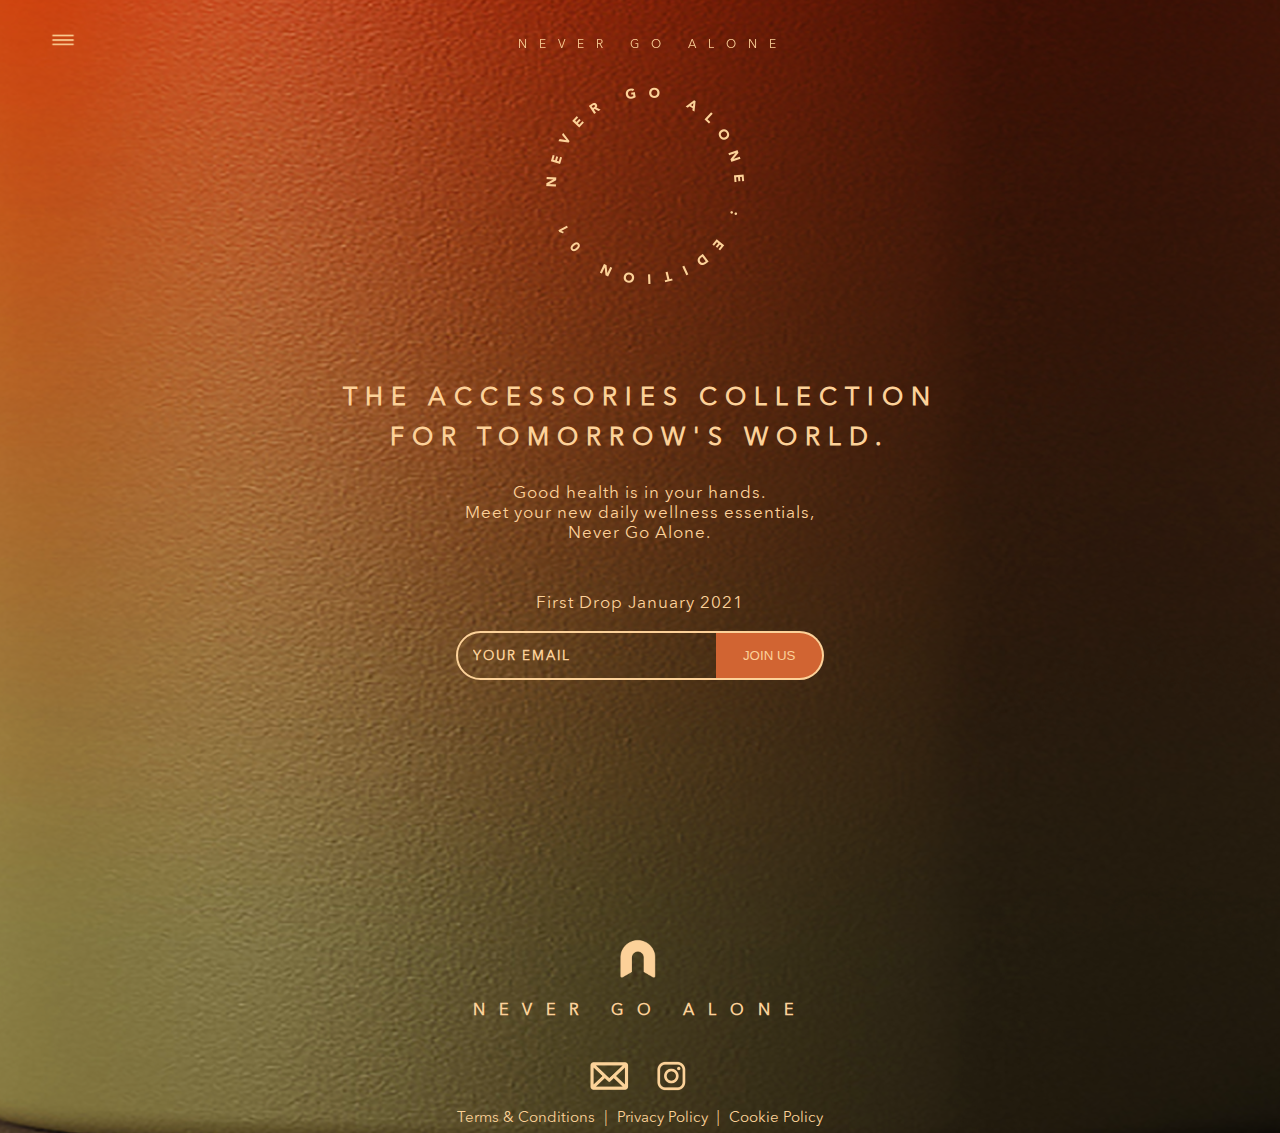
<file: index.html>
<!DOCTYPE html>
<html lang="en">
<head>
    <meta charset="UTF-8">
    <meta name="viewport" content="initial-scale=1.0">
    <title>Never Go Alone </title>
    <link rel="stylesheet" type="text/css" href="css/index.css">
  
</head>
<body>
    <div class="sideMenus">
        <div class="closeButton">
            <img src="images/close-button.png" width="40">
        </div>
        <ul>
            <li><a class="active" href="#">CANDLE</a>  <span>COMING SOON</span></li>
            <li><a href="#">GO-MASK</a>  <span>COMING SOON</span></li>
            <li><a href="#">SANITIZER</a><span>COMING SOON</span></li>
        </ul>
    </div>
    <header>
       <div class="menu">
          <div class="shopIconDiv">
           <a href="javascript:void(0);"> <img src="images/MENU_Rounded.png" width="30" class="iconShop"> </a>
          </div>
          <div class="shopTextDiv">
            <!-- <a href="javascript:void(0);"> SHOP </a> -->
          </div>
       </div>
        <div class="middleLogo">
             <p>NEVER GO ALONE</p>
        </div>
        <div class="cartItems">
            <!-- <p>CART  <a href="#">0</a> </p> -->
        </div>
    </header>
   
    <div class="rotatedLogoParent">
        <div class="verticalLogo">
            <!-- <img src="images/NEVER-GO-CREAM.png" width="15"> -->
        </div>
       <div class="rotatedLogo">
        <img src="images/rotatedLogoLatest.png" width="250" class="animationImg">
       </div>
       <div class="testing">

       </div>
    </div>
    <div class="accesoriesDiv">
        <h3>
          <strong>  THE ACCESSORIES COLLECTION FOR TOMORROW'S WORLD.</strong>
        </h3>
    </div>
    <div class="goodHealthDiv">
        <p>
            Good health is in your hands.
            <br> Meet your new daily 
            wellness essentials, <br> Never Go Alone.
            
        </p>
        <p class="january">First Drop January 2021</p>
    </div>
    <div class="inputDiv">
        <form>
            <input type="email" placeholder="YOUR EMAIL">
            <input type="submit" value="JOIN US">
        </form>
    </div>
    <div class="trademark">
        <div class="trademarkLogo">
            <img src="images/Brandmark_cream.png" width="80">
        </div>
        <div class="trademarkText">
            <p>NEVER GO ALONE</p>
        </div>
    </div>
    <div class="iconsDiv">
        <div class="icons">
           <a href="mailto:info@nevergoalone.com"><img src="images/IICON_ENVALOPE.png" width="60" ></a>  
          <a href="https://www.instagram.com/nevergo.alone" target="_blank">  <img src="images/ICON_INSTA.png" width="60" >
          </a>
        </div>
    </div>
   
    <div class="policyLinks">
        <a href="terms.html">Terms & Conditions</a> | 
        <a href="privacy.html">Privacy Policy</a> | 
        <a href="cookies.html">Cookie Policy</a> 
    </div>
   

    <script>
        window.onscroll = function(){
           let position = window.pageYOffset;
          if(position>80){
              document.querySelector(".middleLogo").style.opacity = "0";
          }
          if(position<80){
            document.querySelector(".middleLogo").style.opacity = "1";
          }
        }
        var sideMenus = document.querySelector(".sideMenus");
        var sideMenuButton = document.querySelector(".shopIconDiv");
        var closeButton = document.querySelector(".closeButton");
            sideMenuButton.addEventListener("click", function(){
                sideMenus.style.left = "0px";
            });
            closeButton.addEventListener("click", function(){
                sideMenus.style.left = "-1500px";
            })
    </script>
</body>
</html>
</file>
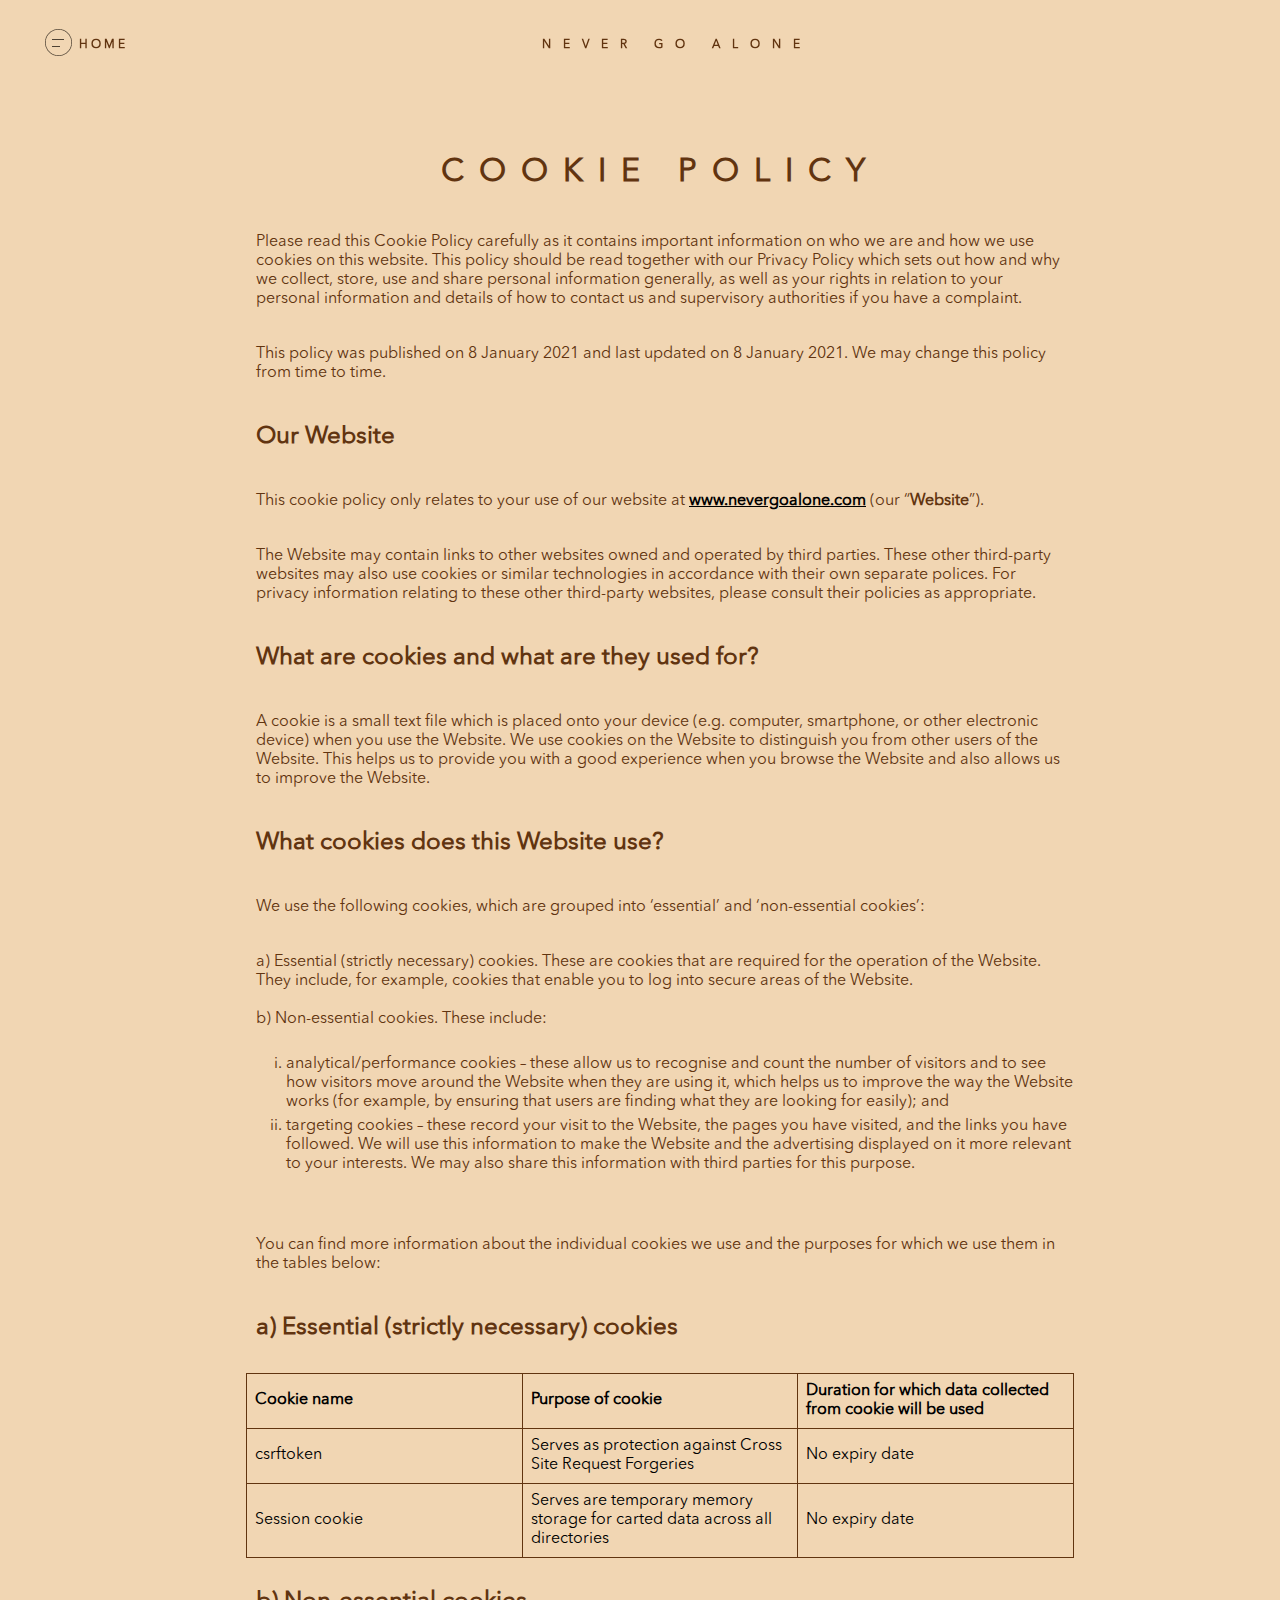
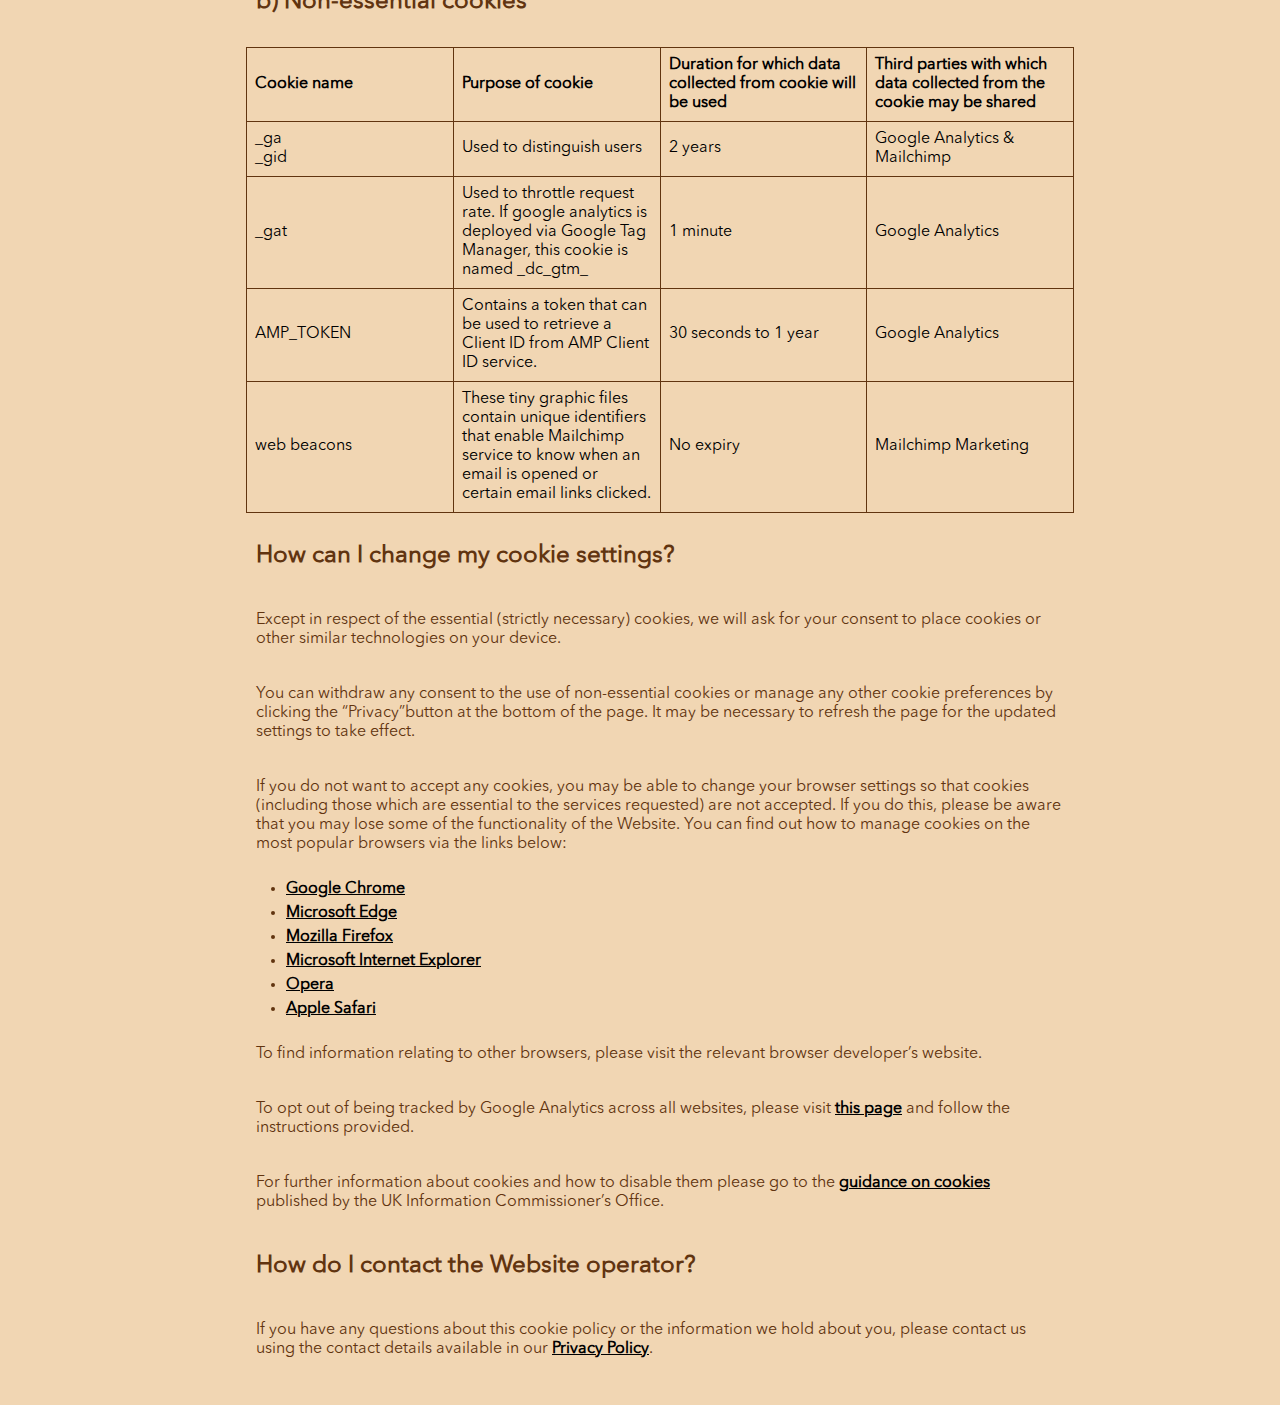
<file: cookies.html>
<!DOCTYPE html>
<html lang="en">
<head>
    <meta charset="UTF-8">
    <meta name="viewport" content="initial-scale=1.0">
    <title>Never Go Alone </title>
    <link rel="stylesheet" type="text/css" href="css/privacy.css">
  
</head>
<body class="privacyBody">
    <div class="sideMenus">
        <div class="closeButton">
            <img src="images/close-button.png" width="40">
        </div>
        <ul>
            <li><a class="active" href="#">CANDLE</a>  <span>COMING SOON</span></li>
            <li><a href="#">GO-MASK</a>  <span>COMING SOON</span></li>
            <li><a href="#">SANITIZER</a><span>COMING SOON</span></li>
        </ul>
    </div>
    <header class="privacyMenus">
       <div class="menu">
          <div class="shopIconDiv">
           <a href="javascript:void(0);"> <img src="images/icon-shop2.png" class="iconShop"> </a>
          </div>
          <div class="shopTextDiv">
            <a href="index.html"> HOME </a>
          </div>
       </div>
        <div class="middleLogo">
            <p>NEVER GO ALONE</p>
        </div>
        <div class="cartItems">
            <!-- <p>CART  <a href="#">0</a> </p> -->
        </div>
    </header>
  
   <div class="mainContent">
    <div class="privacyDiv">
      <ol>
       
        <h1>COOKIE POLICY</h1>
        <p>
            Please read this Cookie Policy carefully as it contains important information on who we are and how we use cookies on this website. This policy should be read together with our Privacy Policy which sets out how and why we collect, store, use and share personal information generally, as well as your rights in relation to your personal information and details of how to contact us and supervisory authorities if you have a complaint. 
        </p>
        <p>
            This policy was published on 8 January 2021 and last updated on 8 January 2021. We may change this policy from time to time.
        </p>
       <h2>Our Website </h2>
        <p>
            This cookie policy only relates to your use of our website at <a href="#" class="singleLink">www.nevergoalone.com</a> (our “<b>Website</b>”).
        </p>
        <p>
            The Website may contain links to other websites owned and operated by third parties. These other third-party websites may also use cookies or similar technologies in accordance with their own separate polices. For privacy information relating to these other third-party websites, please consult their policies as appropriate.
        </p>
        <h2>What are cookies and what are they used for?</h2>
        <p>
            A cookie is a small text file which is placed onto your device (e.g. computer, smartphone, or other electronic device) when you use the Website. We use cookies on the Website to distinguish you from other users of the Website. This helps us to provide you with a good experience when you browse the Website and also allows us to improve the Website.
        </p>
        <h2>What cookies does this Website use?</h2>
        <p>
            We use the following cookies, which are grouped into ‘essential’ and ‘non-essential cookies’:
        </p>
        <p>
            a)	Essential (strictly necessary) cookies. These are cookies that are required for the operation of the Website. They include, for example, cookies that enable you to log into secure areas of the Website.<br><br>
            b)	Non-essential cookies. These include:
            <ul class="nested">
                <li>
                    analytical/performance cookies – these allow us to recognise and count the number of visitors and to see how visitors move around the Website when they are using it, which helps us to improve the way the Website works (for example, by ensuring that users are finding what they are looking for easily); and
                    
                    </li>
                <li>
                    targeting cookies – these record your visit to the Website, the pages you have visited, and the links you have followed. We will use this information to make the Website and the advertising displayed on it more relevant to your interests. We may also share this information with third parties for this purpose.
                </li>
            </ul>
        </p>
       
        <p>
            You can find more information about the individual cookies we use and the purposes for which we use them in the tables below:
        </p>
        <h2>
            a)	Essential (strictly necessary) cookies
        </h2>
      

        <div style="overflow-x:auto;">
            <table>
              <tr>
                <th>Cookie name</th>
                <th>Purpose of cookie</th>
                <th>Duration for which data collected from cookie will be used </th>
              </tr>
              <tr>
                  <td>
                    csrftoken  
                  </td>
                  <td>
                    Serves as protection against Cross Site Request Forgeries                    
                  </td>
                  <td>
                    No expiry date
                  </td>
              </tr>
              <tr>
                  <td>
                    Session cookie 
                  </td>
                  <td>
                    Serves are temporary memory storage for
                    carted data across all directories
                    
                  </td>
                  <td>
                    No expiry date
                  </td>
              </tr>
              
            </table>
          </div>

        <h2>
            b)	Non-essential cookies
        </h2>
        <div style="overflow-x:auto;">
            <table class="cookieTable">
              <tr>
                <th>Cookie name</th>
                <th>Purpose of cookie</th>
                <th>Duration for which data collected from cookie will be used </th>
                <th>Third parties with which data collected from the cookie may be shared </th>
              </tr>
              <tr>
                  <td>
                    _ga<br>
                    _gid
                  </td>
                  <td>
                    Used to distinguish users           
                  </td>
                  <td>
                    2 years
                  </td>
                  <td>
                    Google Analytics &
                        Mailchimp
                  </td>
              </tr>
              <tr>
                <td>
                    _gat 
                </td>
                <td>
                    Used to throttle request rate. If google analytics
                    is deployed via Google Tag Manager, this
                    cookie is named _dc_gtm_<property-id>         
                </td>
                <td>
                    1 minute
                </td>
                <td>
                    Google Analytics
                </td>
            </tr>
            <tr>
                <td>
                    AMP_TOKEN
                </td>
                <td>
                    Contains a token that can be used to retrieve a
                    Client ID from AMP Client ID service.              
                </td>
                <td>
                    30 seconds to 1 year
                </td>
                <td>
                    Google Analytics
                </td>
            </tr>
            <tr>
                <td>
                    web beacons
                </td>
                <td>
                    These tiny graphic files contain unique
                    identifiers that enable Mailchimp service to
                    know when an email is opened or certain email
                    links clicked.         
                </td>
                <td>
                    No expiry
                </td>
                <td>
                    Mailchimp Marketing
                </td>
            </tr>
             
            </table>
          </div>
        <h2>
            How can I change my cookie settings?
        </h2>
        <p>
            Except in respect of the essential (strictly necessary) cookies, we will ask for your consent to place cookies or other similar technologies on your device.
        </p>
        <p>
            You can withdraw any consent to the use of non-essential cookies or manage any other cookie preferences by clicking the “Privacy”button at the bottom of the page. It may be necessary to refresh the page for the updated settings to take effect.
        </p>
        <p>
            If you do not want to accept any cookies, you may be able to change your browser settings so that cookies (including those which are essential to the services requested) are not accepted. If you do this, please be aware that you may lose some of the functionality of the Website. You can find out how to manage cookies on the most popular browsers via the links below:
        </p>
        <ul>
            <li><a href="#" class="singleLink">Google Chrome</a></li>
            <li><a href="#" class="singleLink">Microsoft Edge</a></li>
            <li><a href="#" class="singleLink">Mozilla Firefox</a></li>
            <li><a href="#" class="singleLink">Microsoft Internet Explorer</a></li>
            <li><a href="#" class="singleLink">Opera</a></li>
            <li><a href="#" class="singleLink">Apple Safari</a></li>
        </ul>
        <p>
            To find information relating to other browsers, please visit the relevant browser developer’s website.
        </p>
        <p>
            To opt out of being tracked by Google Analytics across all websites, please visit <a href="#" class="singleLink">this page</a> and follow the instructions provided. 
        </p>
        <p>
            For further information about cookies and how to disable them please go to the <a href="#" class="singleLink">guidance on cookies</a> published by the UK Information Commissioner’s Office.
        </p>
        <h2>
            How do I contact the Website operator?
        </h2>
        <p>
            If you have any questions about this cookie policy or the information we hold about you, please contact us using the contact details available in our <a class="singleLink" href="privacy.html">Privacy Policy</a>. 
        </p>
      
     
    </div>
   </div>
  

   
    

    <script>
        var sideMenus = document.querySelector(".sideMenus");
        var sideMenuButton = document.querySelector(".shopIconDiv");
        var closeButton = document.querySelector(".closeButton");
            sideMenuButton.addEventListener("click", function(){
                sideMenus.style.left = "0px";
            });
            closeButton.addEventListener("click", function(){
                sideMenus.style.left = "-1500px";
            })
    </script>
</body>
</html>
</file>
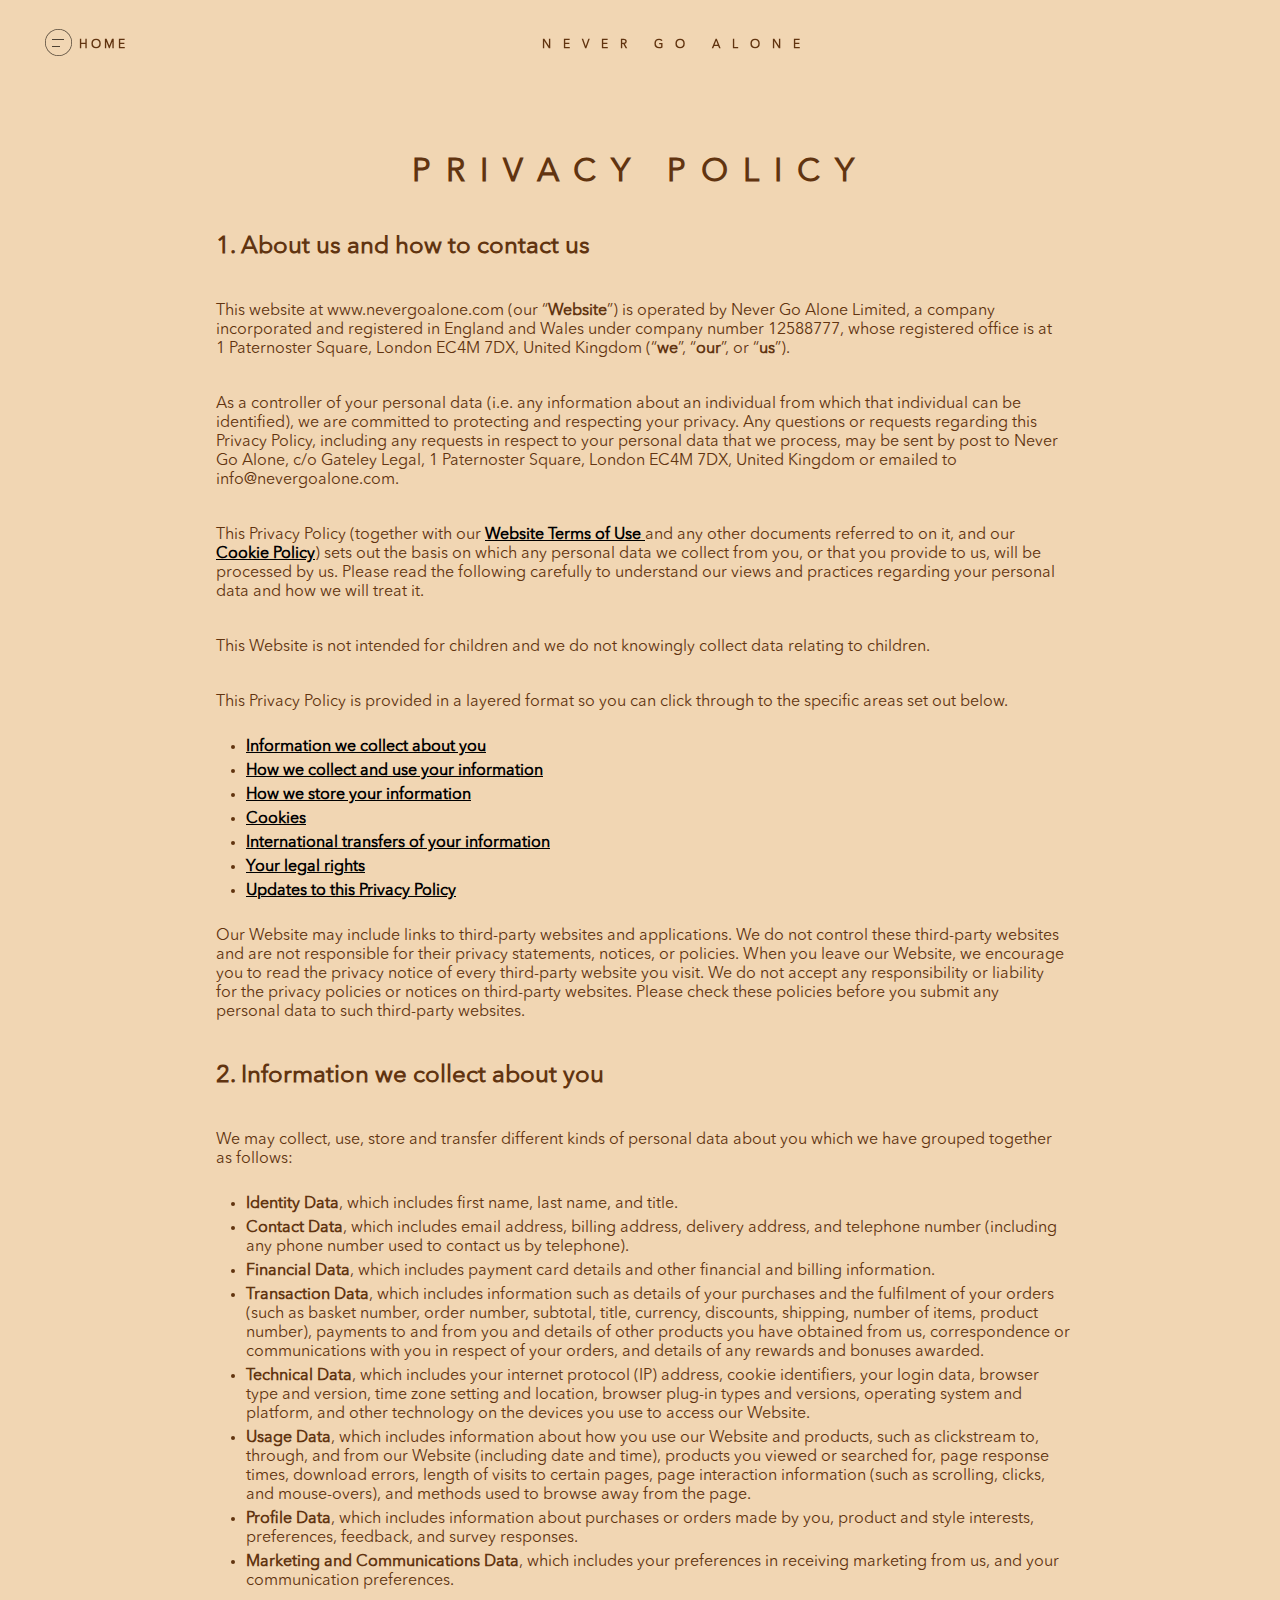
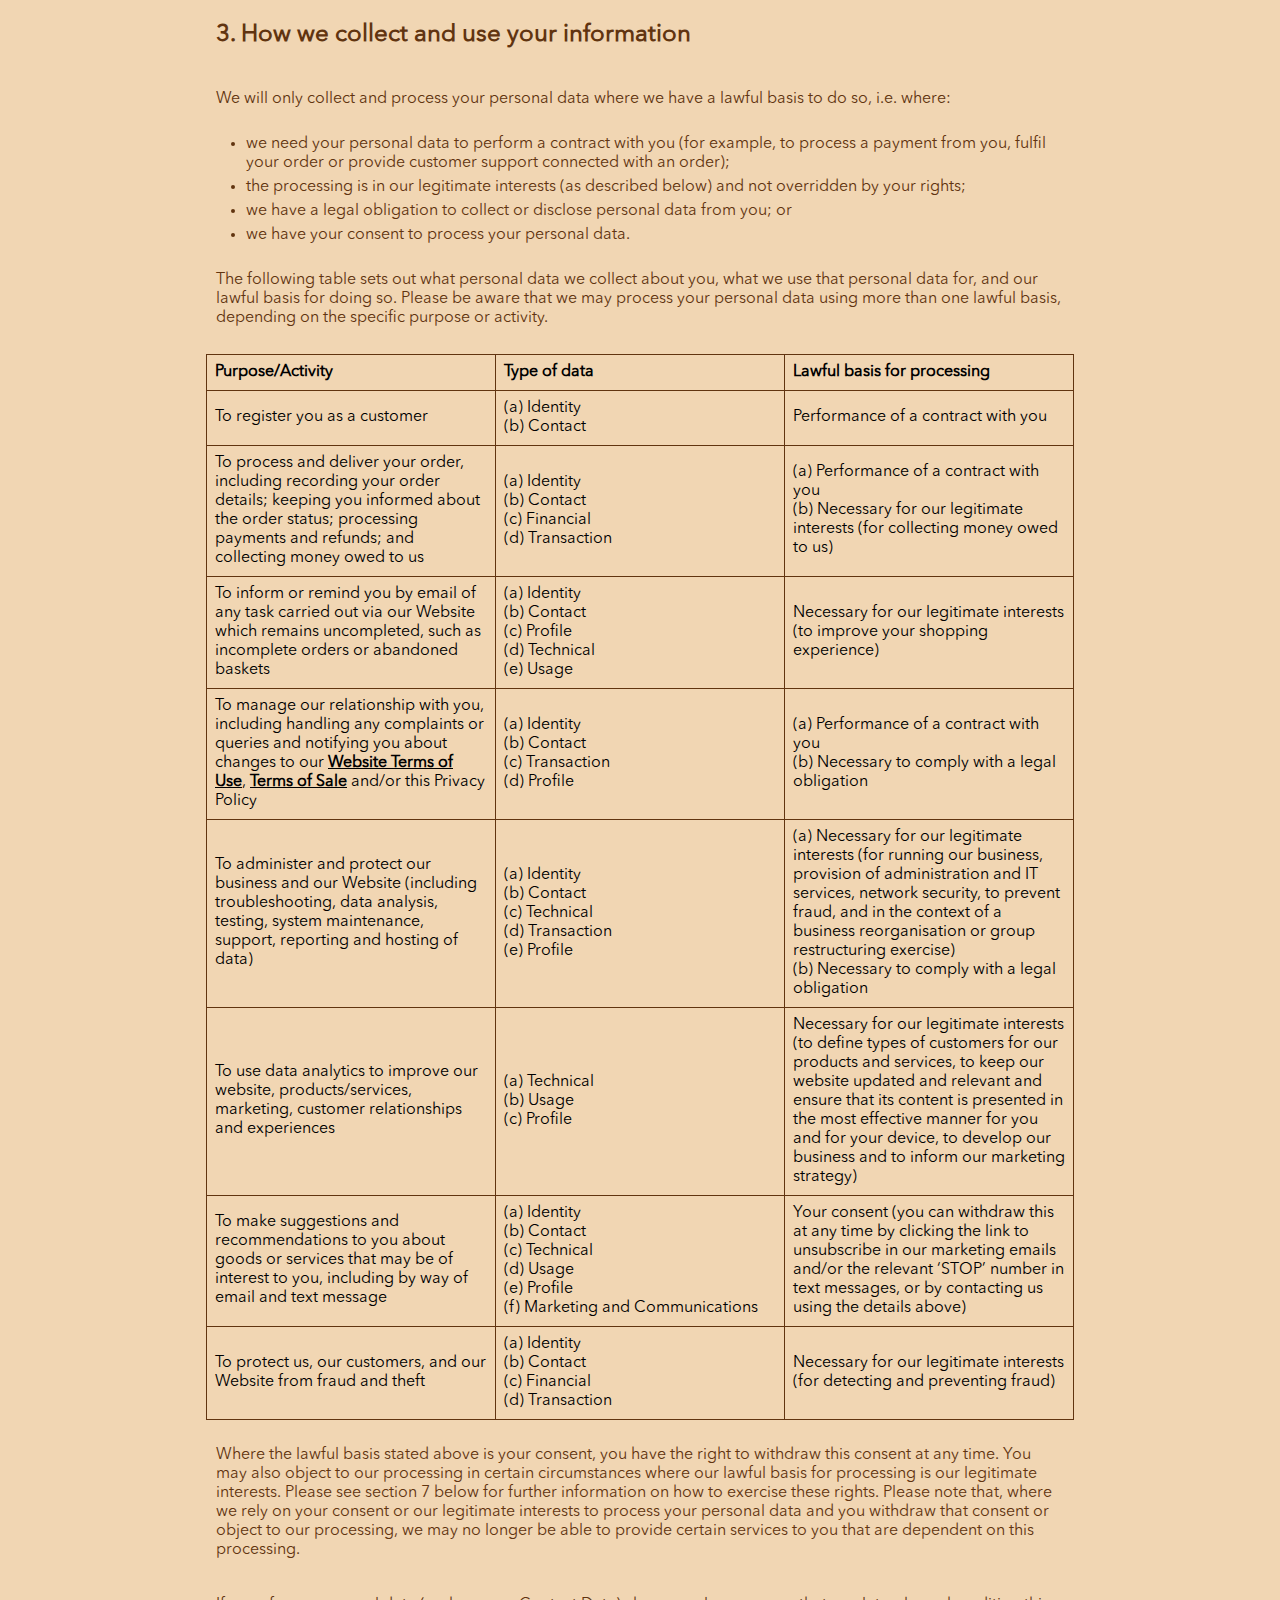
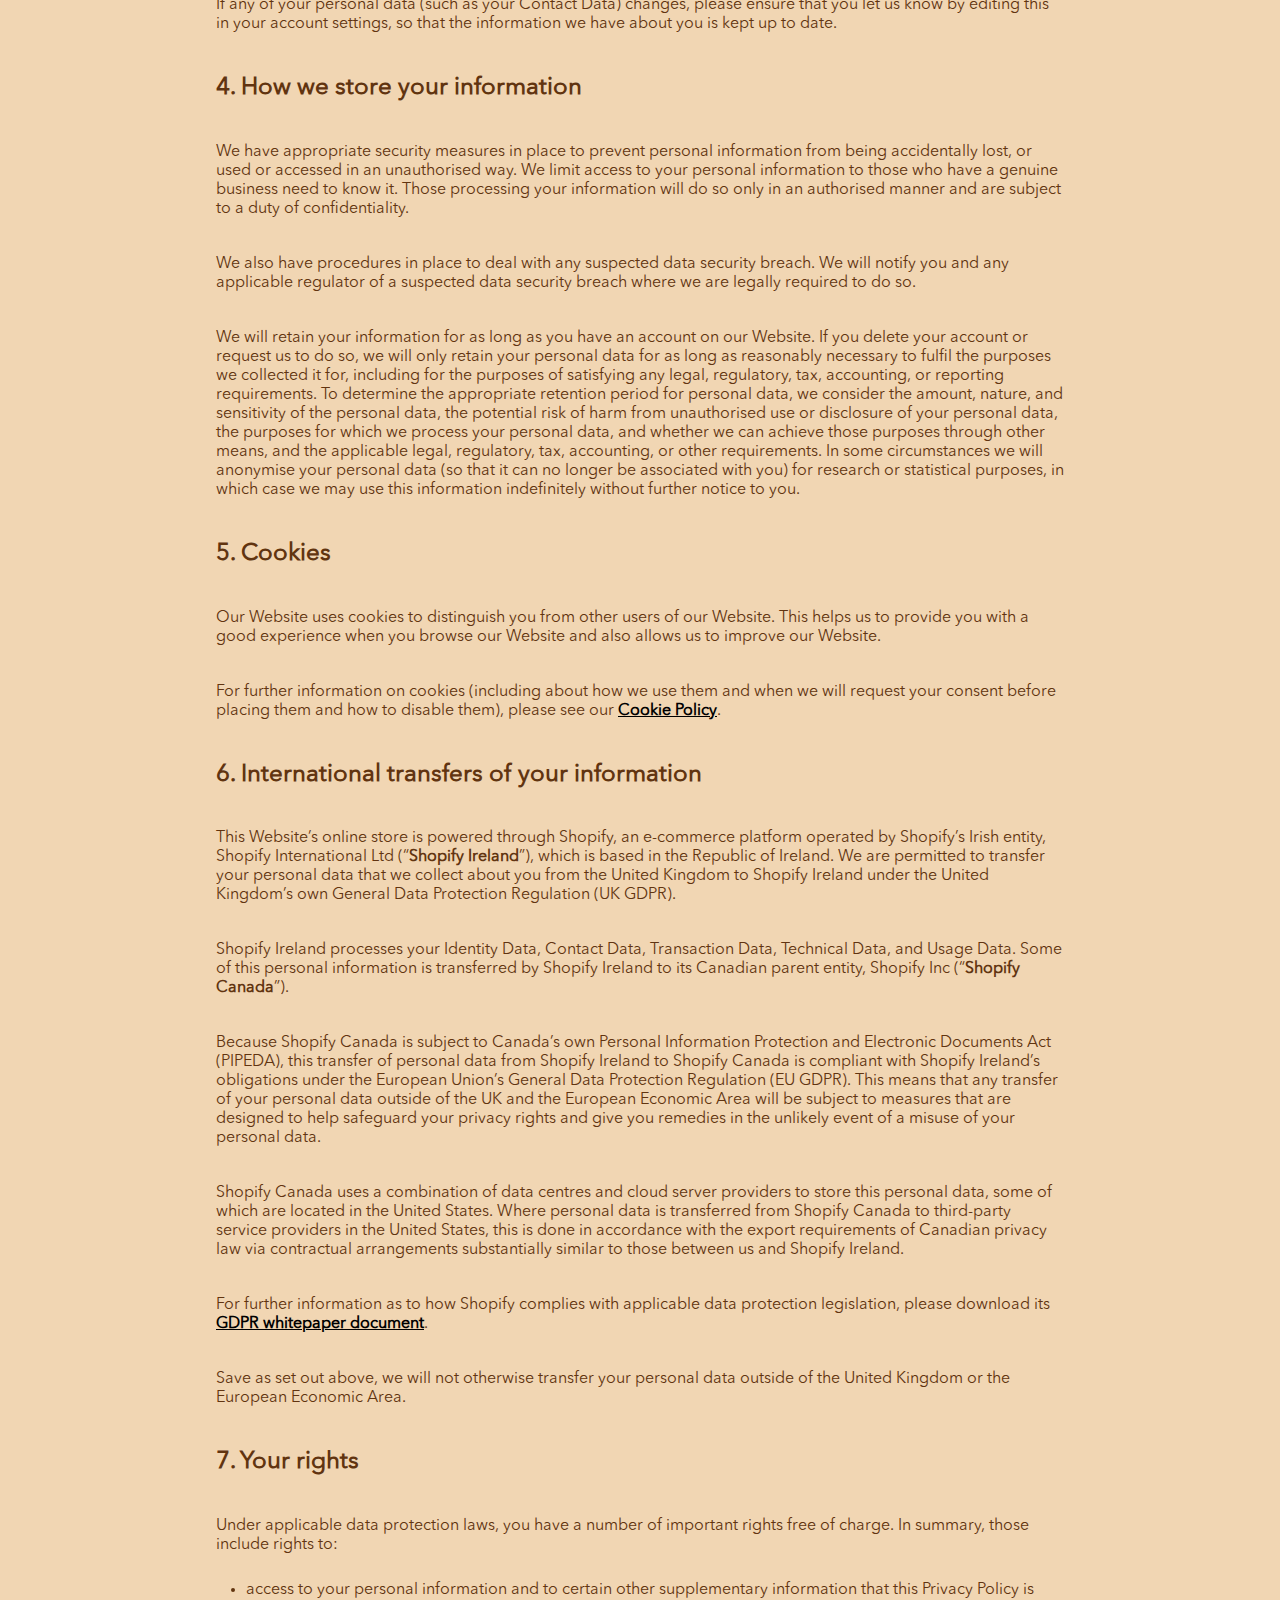
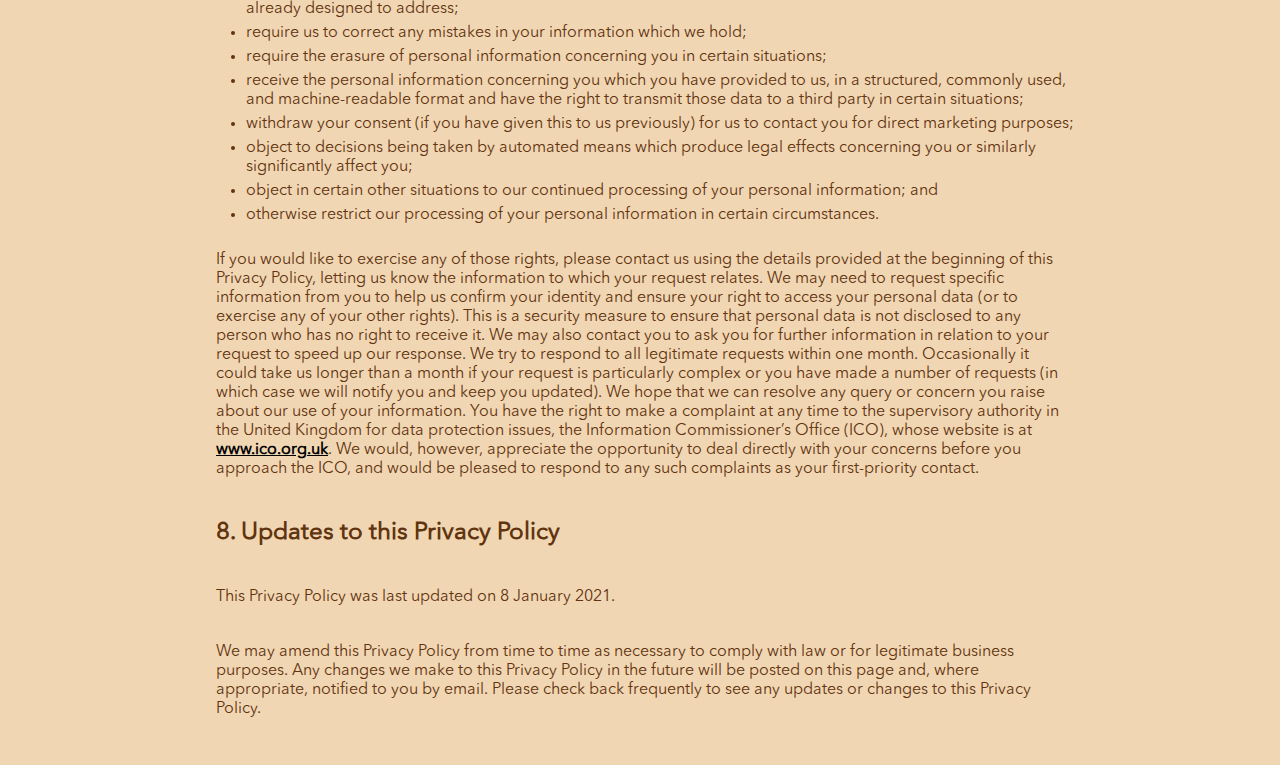
<file: privacy.html>
<!DOCTYPE html>
<html lang="en">
<head>
    <meta charset="UTF-8">
    <meta name="viewport" content="initial-scale=1.0">
    <title>Never Go Alone </title>
    <link rel="stylesheet" type="text/css" href="css/privacy.css">
  
</head>
<body class="privacyBody">
    <div class="sideMenus">
        <div class="closeButton">
            <img src="images/close-button.png" width="40">
        </div>
        <ul>
            <li><a class="active" href="#">CANDLE</a>  <span>COMING SOON</span></li>
            <li><a href="#">GO-MASK</a>  <span>COMING SOON</span></li>
            <li><a href="#">SANITIZER</a><span>COMING SOON</span></li>
        </ul>
    </div>
    <header class="privacyMenus">
       <div class="menu">
          <div class="shopIconDiv">
           <a href="javascript:void(0);"> <img src="images/icon-shop2.png" class="iconShop"> </a>
          </div>
          <div class="shopTextDiv">
            <a href="index.html"> HOME </a>
          </div>
       </div>
        <div class="middleLogo">
            <p>NEVER GO ALONE</p>
        </div>
        <div class="cartItems">
            <!-- <p>CART  <a href="#">0</a> </p> -->
        </div>
    </header>
  
   <div class="mainContent">
    <div class="privacyDiv">
      
       
        <h1>PRIVACY POLICY</h1>
       <h2> 1.	About us and how to contact us </h2>
        <p>This website at www.nevergoalone.com (our “<b>Website</b>”) is operated by Never Go Alone Limited, a company incorporated and registered in England and Wales under company number 12588777, whose registered office is at 1 Paternoster Square, London EC4M 7DX, United Kingdom (“<b>we</b>”, “<b>our</b>”, or “<b>us</b>”).        
    
        </p>
        <p>
            As a controller of your personal data (i.e. any information about an individual from which that individual can be identified), we are committed to protecting and respecting your privacy. Any questions or requests regarding this Privacy Policy, including any requests in respect to your personal data that we process, may be sent by post to Never Go Alone, c/o Gateley Legal, 1 Paternoster Square, London EC4M 7DX, United Kingdom or emailed to info@nevergoalone.com.
        </p>
        <p>
            This Privacy Policy (together with our <a class="singleLink" href="terms.html">Website Terms of Use </a> and any other documents referred to on it, and our <a  href="cookies.html" class="singleLink">Cookie Policy</a>) sets out the basis on which any personal data we collect from you, or that you provide to us, will be processed by us. Please read the following carefully to understand our views and practices regarding your personal data and how we will treat it. 
        </p>
        <p>
            This Website is not intended for children and we do not knowingly collect data relating to children.
        </p>
        <p>
            
            This Privacy Policy is provided in a layered format so you can click through to the specific areas set out below. 
        </p>
        <ul>
            <li><a class="singleLink" href="#heading1">	Information we collect about you </a></li>
            <li><a class="singleLink" href="#heading2">	How we collect and use your information</a></li>
            <li><a  class="singleLink" href="#heading3">How we store your information</a></li>
            <li><a  class="singleLink" href="#heading4">Cookies</a></li>
            <li><a  class="singleLink" href="#heading5">International transfers of your information</a></li>
            <li><a  class="singleLink" href="#heading6">Your legal rights </a></li>
            <li><a  class="singleLink" href="#heading7">Updates to this Privacy Policy</a></li>
        </ul>
        <p>
            Our Website may include links to third-party websites and applications. We do not control these third-party websites and are not responsible for their privacy statements, notices, or policies.  When you leave our Website, we encourage you to read the privacy notice of every third-party website you visit. We do not accept any responsibility or liability for the privacy policies or notices on third-party websites. Please check these policies before you submit any personal data to such third-party websites. 
        </p>
        <h2 id="heading1">
            2.	Information we collect about you 
        </h2>
        <p>
            We may collect, use, store and transfer different kinds of personal data about you which we have grouped together as follows:
        </p>
       <ul>
        <li><b>Identity Data</b>, which includes first name, last name, and title.
        <li><b>Contact Data</b>, which includes email address, billing address, delivery address, and telephone number (including any phone number used to contact us by telephone).
        <li><b>Financial Data</b>, which includes payment card details and other financial and billing information.
        <li><b>Transaction Data</b>, which includes information such as details of your purchases and the fulfilment of your orders (such as basket number, order number, subtotal, title, currency, discounts, shipping, number of items, product number), payments to and from you and details of other products you have obtained from us, correspondence or communications with you in respect of your orders, and details of any rewards and bonuses awarded.
        <li><b>Technical Data</b>, which includes your internet protocol (IP) address, cookie identifiers, your login data, browser type and version, time zone setting and location, browser plug-in types and versions, operating system and platform, and other technology on the devices you use to access our Website.
        <li><b>Usage Data</b>, which includes information about how you use our Website and products, such as clickstream to, through, and from our Website (including date and time), products you viewed or searched for, page response times, download errors, length of visits to certain pages, page interaction information (such as scrolling, clicks, and mouse-overs), and methods used to browse away from the page.
        <li><b>Profile Data</b>, which includes information about purchases or orders made by you, product and style interests, preferences, feedback, and survey responses.
        <li><b>Marketing and Communications Data</b>, which includes your preferences in receiving marketing from us, and your communication preferences.
        
       </ul>
        <h2 id="heading2">
            3.	How we collect and use your information
        </h2>
        <p>
            We will only collect and process your personal data where we have a lawful basis to do so, i.e. where:
        </p>
        <ul>
            <li>we need your personal data to perform a contract with you (for example, to process a payment from you, fulfil your order or provide customer support connected with an order);</li>
            <li>the processing is in our legitimate interests (as described below) and not overridden by your rights;</li>
            <li>we have a legal obligation to collect or disclose personal data from you; or </li>
            <li>we have your consent to process your personal data.</li>

        </ul>
        <p>
            The following table sets out what personal data we collect about you, what we use that personal data for, and our lawful basis for doing so. Please be aware that we may process your personal data using more than one lawful basis, depending on the specific purpose or activity.
        </p>

        <div style="overflow-x:auto;">
            <table>
              <tr>
                <th>Purpose/Activity</th>
                <th>Type of data</th>
                <th>Lawful basis for processing </th>
              </tr>
              <tr>
                  <td>
                    To register you as a customer 
                  </td>
                  <td>
                    (a) Identity <br>
                    (b) Contact                    
                  </td>
                  <td>
                    Performance of a contract with you
                  </td>
              </tr>
              <tr>
                  <td>
                    To process and deliver your order, including recording your order details; keeping you informed about the order status; processing payments and refunds; and collecting money owed to us
                  </td>
                  <td>
                    (a) Identity <br>
                    (b) Contact <br>
                    (c) Financial <br>
                    (d) Transaction <br>
                  
                  </td>
                  <td>
                    (a) Performance of a contract with you <br>
                    (b) Necessary for our legitimate interests (for collecting money owed to us)

                  </td>
              </tr>
                 <tr>
                  <td>
                    To inform or remind you by email of any task carried out via our Website which remains uncompleted, such as incomplete orders or abandoned baskets
                  </td>
                  <td>
                    (a) Identity <br>
                    (b) Contact <br> 
                    (c) Profile <br>
                    (d) Technical   <br>
                    (e) Usage   <br>
                  </td>
                  <td>
                    Necessary for our legitimate interests (to improve your shopping experience) 
                  </td>
              </tr> 
            </tr>
                 <tr>
                  <td>
                    To manage our relationship with you, including handling any complaints or queries and notifying you about changes to our <a  class="singleLink" href="terms.html"> Website Terms of Use</a>, <a href="#" class="singleLink">Terms of Sale</a> and/or this Privacy Policy
                  </td>
                  <td>
                    (a) Identity <br>
                    (b) Contact  <br>
                    (c) Transaction  <br>
                    (d) Profile  <br>

                  </td>
                  <td>
                    (a) Performance of a contract with you <br>
                    (b) Necessary to comply with a legal obligation
                    
                  </td>
              </tr>
              <tr>
                <td>
                    To administer and protect our business and our Website (including troubleshooting, data analysis, testing, system maintenance, support, reporting and hosting of data)
                </td>
                <td>
                    (a) Identity <br>
                    (b) Contact <br>
                    (c) Technical <br>
                    (d) Transaction <br>
                    (e) Profile <br>
                    

                </td>
                <td>
                    (a) Necessary for our legitimate interests (for running our business, provision of administration and IT services, network security, to prevent fraud, and in the context of a business reorganisation or group restructuring exercise) <br>
                    (b) Necessary to comply with a legal obligation
                    
                </td>
            </tr>
            <tr>
                <td>
                    To use data analytics to improve our website, products/services, marketing, customer relationships and experiences
                </td>
                <td>
                    (a) Technical <br>
                    (b) Usage <br>
                    (c) Profile <br>
                    
                    

                </td>
                <td>
                    Necessary for our legitimate interests (to define types of customers for our products and services, to keep our website updated and relevant and ensure that its content is presented in the most effective manner for you and for your device, to develop our business and to inform our marketing strategy)
                </td>
            </tr>
            <tr>
                <td>
                    To make suggestions and recommendations to you about goods or services that may be of interest to you, including by way of email and text message
                </td>
                <td>
                    (a) Identity <br>
                    (b) Contact  <br>
                    (c) Technical  <br>
                    (d) Usage  <br>
                    (e) Profile  <br>
                    (f) Marketing and Communications <br>

                    

                </td>
                <td>
                    Your consent (you can withdraw this at any time by clicking the link to unsubscribe in our marketing emails and/or the relevant ‘STOP’ number in text messages, or by contacting us using the details above)

                </td>
            </tr>
            <tr>
                <td>
                    To protect us, our customers, and our Website from fraud and theft
                </td>
                <td>
                    (a) Identity <br>
                    (b) Contact<br>
                    (c) Financial <br>
                    (d) Transaction <br>
                    
                </td>
                <td>
                    Necessary for our legitimate interests (for detecting and preventing fraud)
                </td>
            </tr>
            </table>
          </div>


        <p>
            Where the lawful basis stated above is your consent, you have the right to withdraw this consent at any time. You may also object to our processing in certain circumstances where our lawful basis for processing is our legitimate interests. Please see section 7 below for further information on how to exercise these rights. 
            Please note that, where we rely on your consent or our legitimate interests to process your personal data and you withdraw that consent or object to our processing, we may no longer be able to provide certain services to you that are dependent on this processing.

        </p>
        <p>
            If any of your personal data (such as your Contact Data) changes, please ensure that you let us know by editing this in your account settings, so that the information we have about you is kept up to date.
        </p>
        <h2 id="heading3">
            4.	How we store your information
        </h2>
        <p>
            We have appropriate security measures in place to prevent personal information from being accidentally lost, or used or accessed in an unauthorised way. We limit access to your personal information to those who have a genuine business need to know it. Those processing your information will do so only in an authorised manner and are subject to a duty of confidentiality.
        </p>
        <p>
            We also have procedures in place to deal with any suspected data security breach. We will notify you and any applicable regulator of a suspected data security breach where we are legally required to do so.
        </p>
        <p>
            We will retain your information for as long as you have an account on our Website. If you delete your account or request us to do so, we will only retain your personal data for as long as reasonably necessary to fulfil the purposes we collected it for, including for the purposes of satisfying any legal, regulatory, tax, accounting, or reporting requirements. To determine the appropriate retention period for personal data, we consider the amount, nature, and sensitivity of the personal data, the potential risk of harm from unauthorised use or disclosure of your personal data, the purposes for which we process your personal data, and whether we can achieve those purposes through other means, and the applicable legal, regulatory, tax, accounting, or other requirements. In some circumstances we will anonymise your personal data (so that it can no longer be associated with you) for research or statistical purposes, in which case we may use this information indefinitely without further notice to you.
        </p>
        <h2 id="heading4">
            5.	Cookies
        </h2>
        <p>
            Our Website uses cookies to distinguish you from other users of our Website. This helps us to provide you with a good experience when you browse our Website and also allows us to improve our Website. 

        </p>
        <p>
            For further information on cookies (including about how we use them and when we will request your consent before placing them and how to disable them), please see our <a href="#" class="singleLink">Cookie Policy</a>.
        </p>
        <h2 id="heading5">6.	International transfers of your information</h2>
        <p>
            This Website’s online store is powered through Shopify, an e-commerce platform operated by Shopify’s Irish entity, Shopify International Ltd (“<b>Shopify Ireland</b>”), which is based in the Republic of Ireland. We are permitted to transfer your personal data that we collect about you from the United Kingdom to Shopify Ireland under the United Kingdom’s own General Data Protection Regulation (UK GDPR). 
        </p>
        <p>
            Shopify Ireland processes your Identity Data, Contact Data, Transaction Data, Technical Data, and Usage Data. Some of this personal information is transferred by Shopify Ireland to its Canadian parent entity, Shopify Inc (“<b>Shopify Canada</b>”). 
        </p>
        <p>
            Because Shopify Canada is subject to Canada’s own Personal Information Protection and Electronic Documents Act (PIPEDA), this transfer of personal data from Shopify Ireland to Shopify Canada is compliant with Shopify Ireland’s obligations under the European Union’s General Data Protection Regulation (EU GDPR). This means that any transfer of your personal data outside of the UK and the European Economic Area will be subject to measures that are designed to help safeguard your privacy rights and give you remedies in the unlikely event of a misuse of your personal data.
        </p>
        <p>
            Shopify Canada uses a combination of data centres and cloud server providers to store this personal data, some of which are located in the United States. Where personal data is transferred from Shopify Canada to third-party service providers in the United States, this is done in accordance with the export requirements of Canadian privacy law via contractual arrangements substantially similar to those between us and Shopify Ireland.
        </p>
        <p>
            For further information as to how Shopify complies with applicable data protection legislation, please download its <a href=# class="singleLink">GDPR whitepaper document</a>.
        </p>
        <p>
            Save as set out above, we will not otherwise transfer your personal data outside of the United Kingdom or the European Economic Area.
            
         </p>
         
        <h2 id="heading6">
            7.	Your rights
        </h2>
        <p>
            Under applicable data protection laws, you have a number of important rights free of charge. In summary, those include rights to:
        </p>
        <ul>
            <li>access to your personal information and to certain other supplementary information that this Privacy Policy is already designed to address; </li>
            <li>require us to correct any mistakes in your information which we hold;</li>
            <li>require the erasure of personal information concerning you in certain situations;</li>
            <li>receive the personal information concerning you which you have provided to us, in a structured, commonly used, and machine-readable format and have the right to transmit those data to a third party in certain situations;</li>
            <li>withdraw your consent (if you have given this to us previously) for us to contact you for direct marketing purposes;</li>
            <li>object to decisions being taken by automated means which produce legal effects concerning you or similarly significantly affect you;</li>
            <li>object in certain other situations to our continued processing of your personal information; and</li>
            <li>otherwise restrict our processing of your personal information in certain circumstances.</li>

        </ul>
        <p>
            If you would like to exercise any of those rights, please contact us using the details provided at the beginning of this Privacy Policy, letting us know the information to which your request relates. 
            We may need to request specific information from you to help us confirm your identity and ensure your right to access your personal data (or to exercise any of your other rights). This is a security measure to ensure that personal data is not disclosed to any person who has no right to receive it. We may also contact you to ask you for further information in relation to your request to speed up our response. We try to respond to all legitimate requests within one month. Occasionally it could take us longer than a month if your request is particularly complex or you have made a number of requests (in which case we will notify you and keep you updated).
            We hope that we can resolve any query or concern you raise about our use of your information. You have the right to make a complaint at any time to the supervisory authority in the United Kingdom for data protection issues, the Information Commissioner’s Office (ICO), whose website is at <a href="http://www.ico.org.uk" class="singleLink">www.ico.org.uk</a>. We would, however, appreciate the opportunity to deal directly with your concerns before you approach the ICO, and would be pleased to respond to any such complaints as your first-priority contact. 

        </p>
        <h2 id="heading7">
            8.	Updates to this Privacy Policy
        </h2>
        <p>
            This Privacy Policy was last updated on 8 January 2021. </p>
            <p>
            We may amend this Privacy Policy from time to time as necessary to comply with law or for legitimate business purposes. Any changes we make to this Privacy Policy in the future will be posted on this page and, where appropriate, notified to you by email. Please check back frequently to see any updates or changes to this Privacy Policy.
            
        </p>
     
    </div>
   </div>
  

   
    

    <script>
        var sideMenus = document.querySelector(".sideMenus");
        var sideMenuButton = document.querySelector(".shopIconDiv");
        var closeButton = document.querySelector(".closeButton");
            sideMenuButton.addEventListener("click", function(){
                sideMenus.style.left = "0px";
            });
            closeButton.addEventListener("click", function(){
                sideMenus.style.left = "-1500px";
            })
    </script>
</body>
</html>
</file>
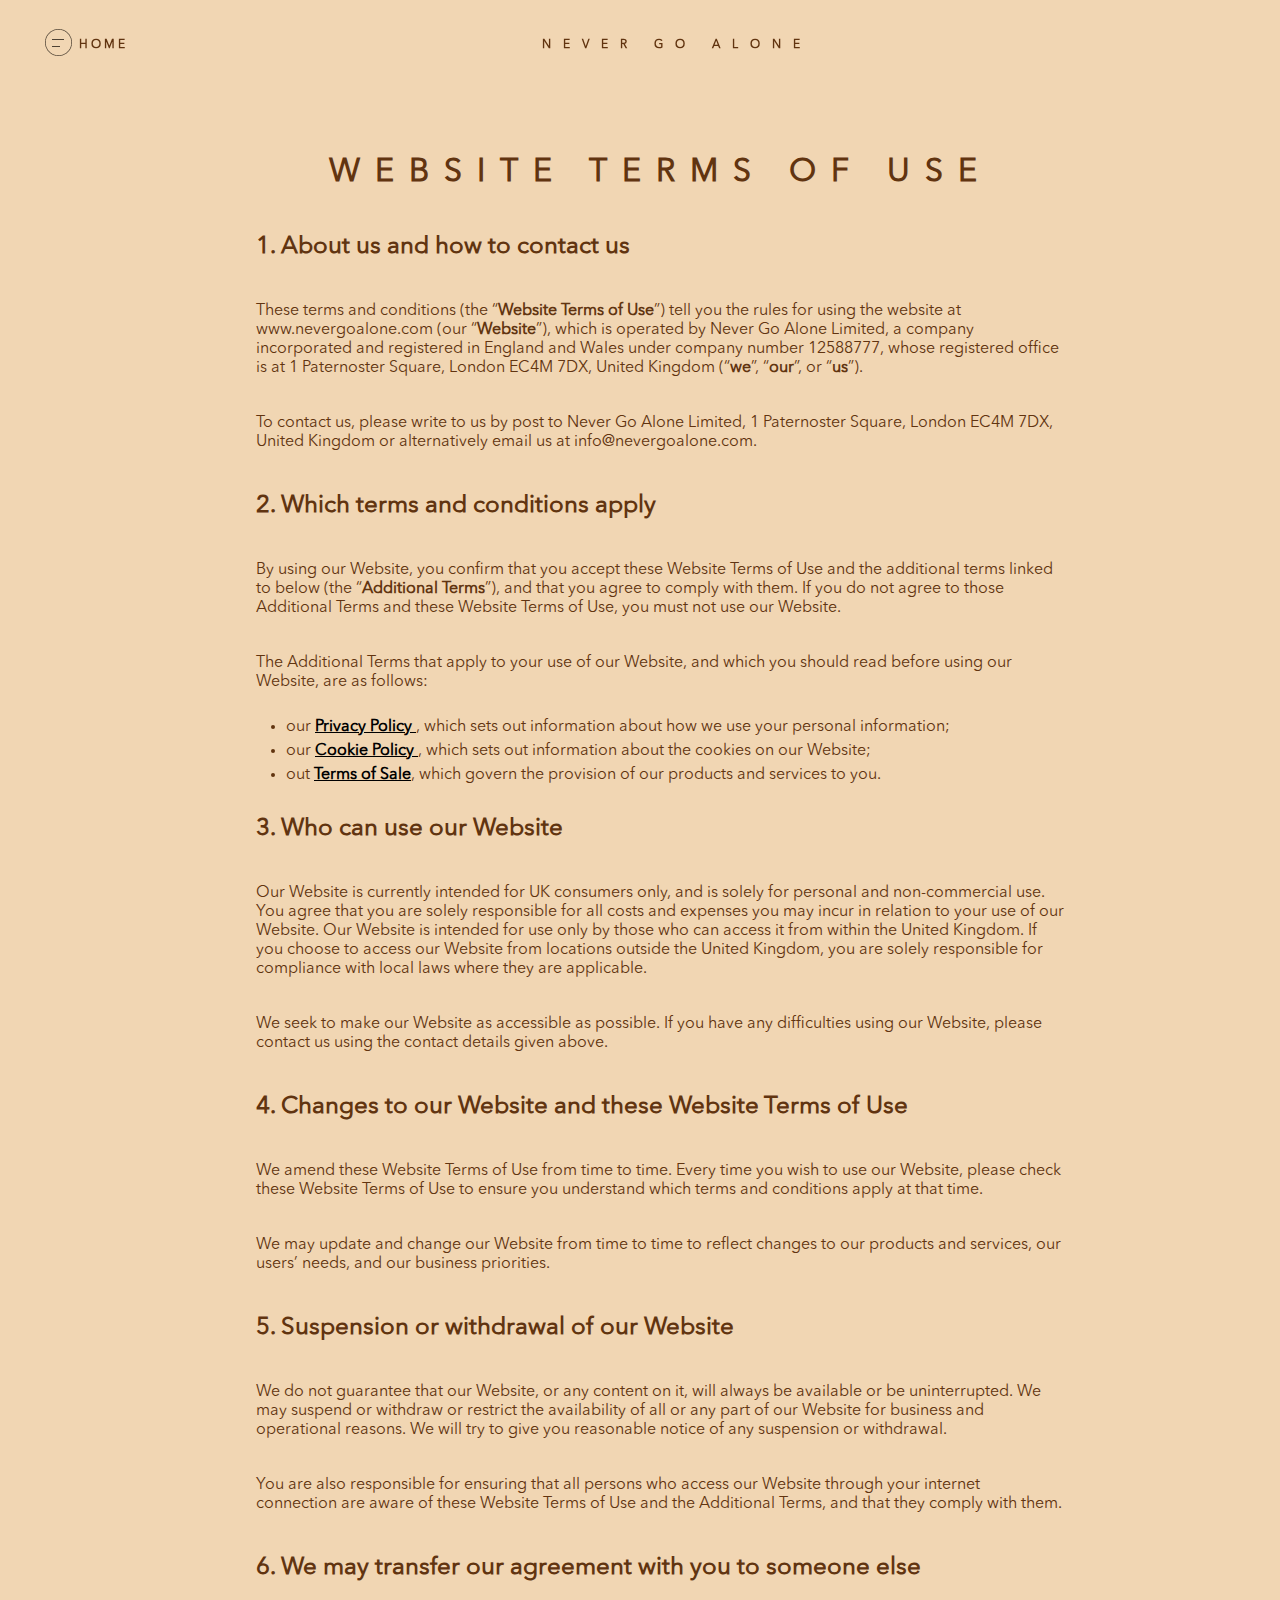
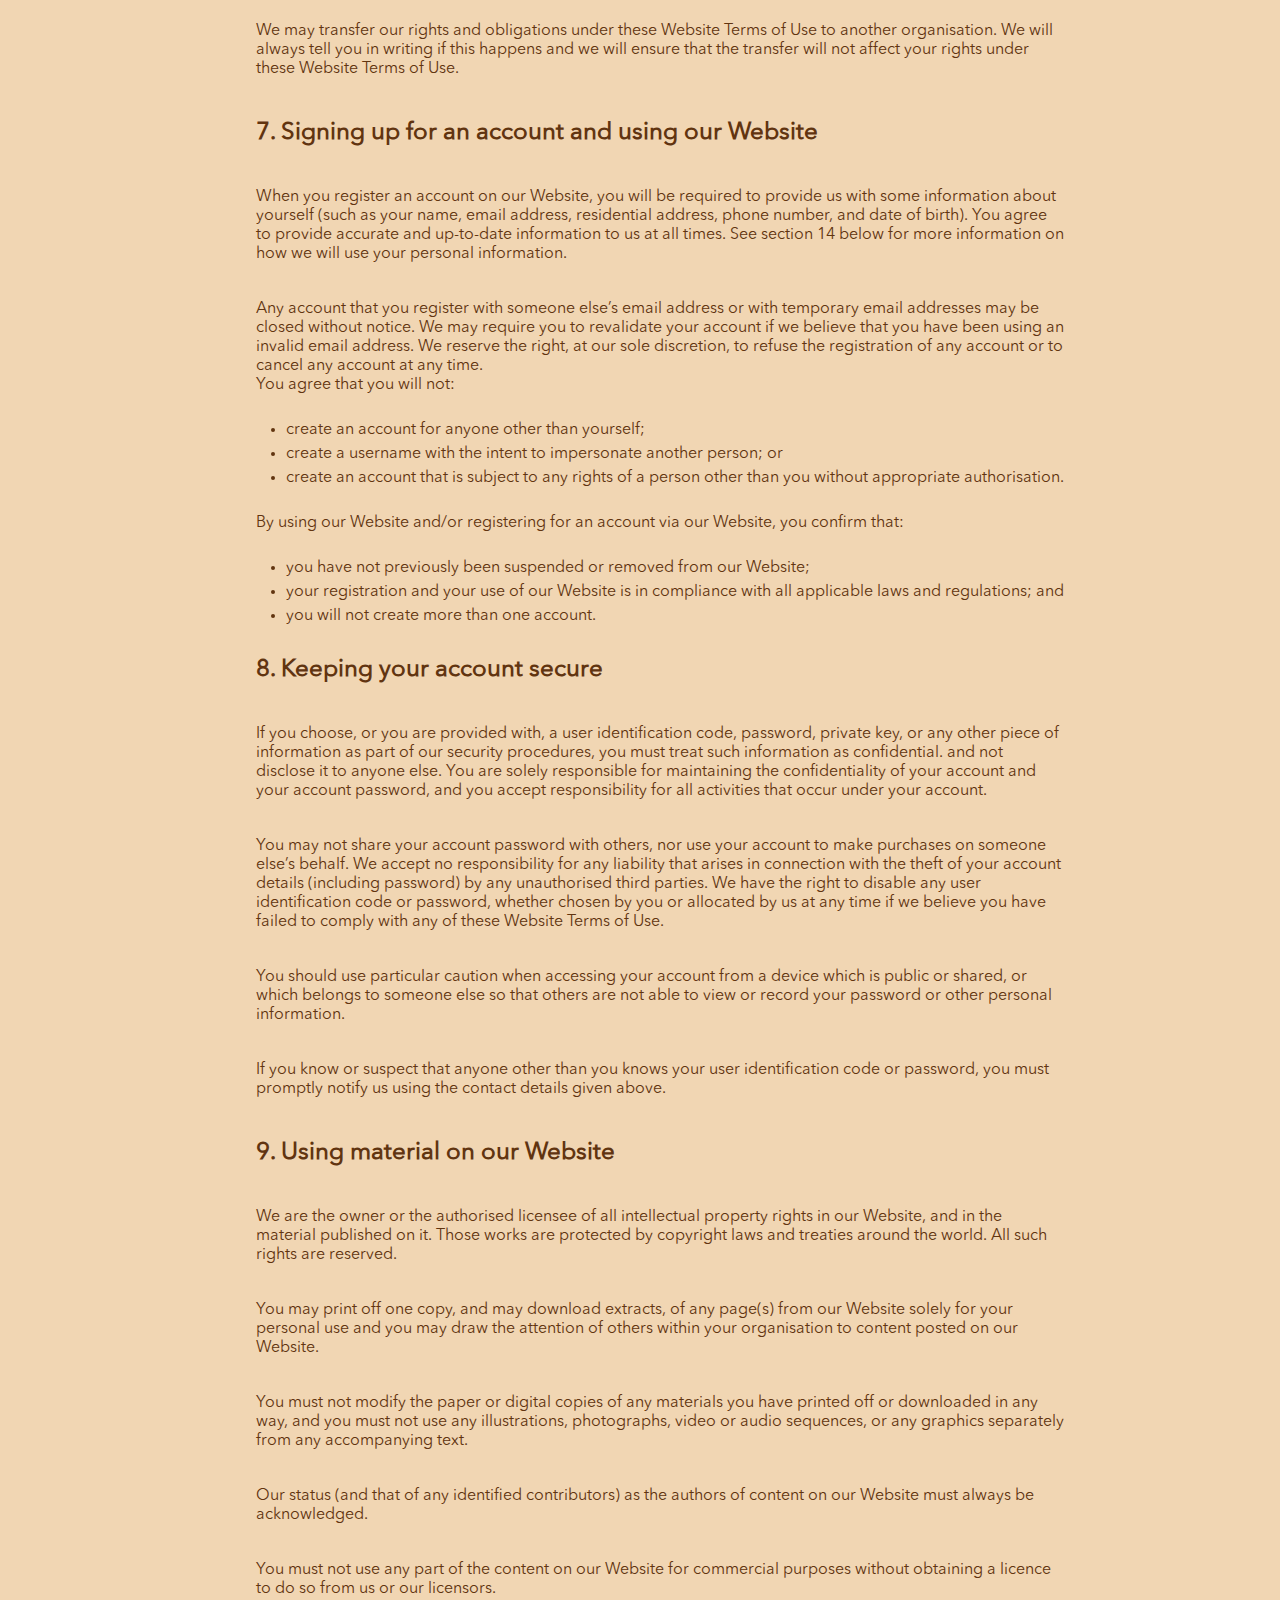
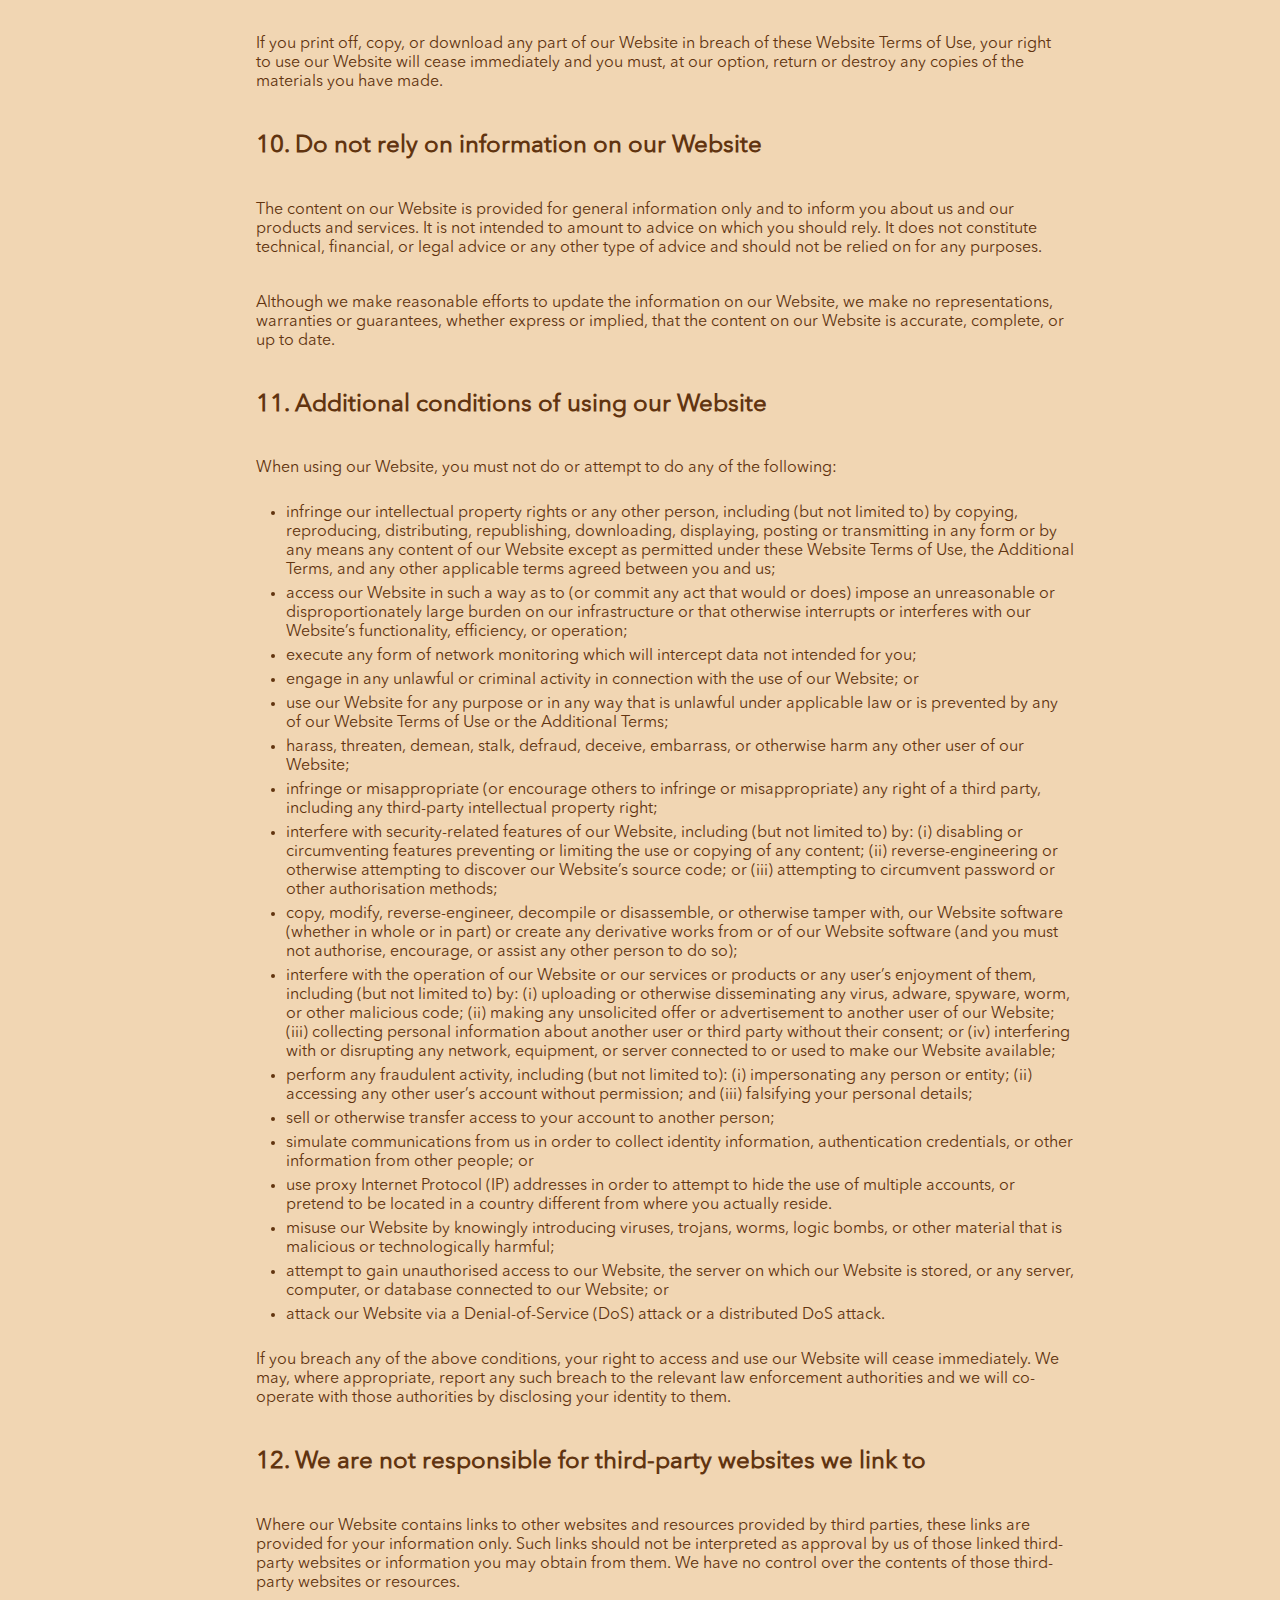
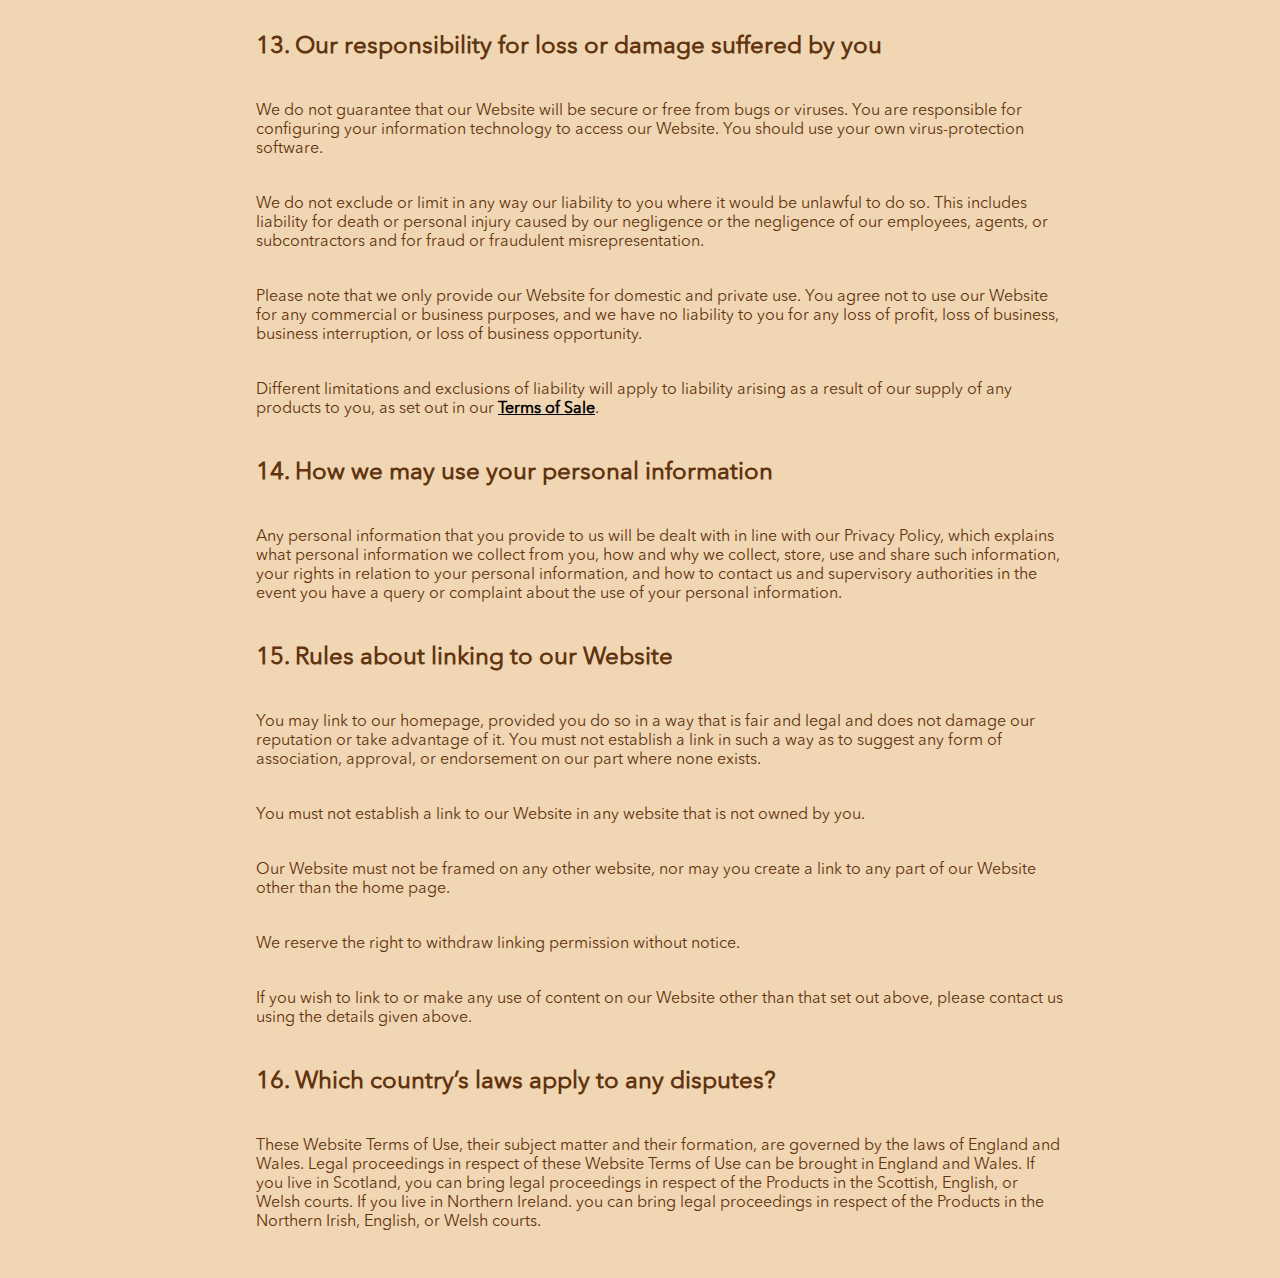
<file: terms.html>
<!DOCTYPE html>
<html lang="en">
<head>
    <meta charset="UTF-8">
    <meta name="viewport" content="initial-scale=1.0">
    <title>Never Go Alone </title>
    <link rel="stylesheet" type="text/css" href="css/privacy.css">
  
</head>
<body class="privacyBody">
    <div class="sideMenus">
        <div class="closeButton">
            <img src="images/close-button.png" width="40">
        </div>
        <ul>
            <li><a class="active" href="#">CANDLE</a>  <span>COMING SOON</span></li>
            <li><a href="#">GO-MASK</a>  <span>COMING SOON</span></li>
            <li><a href="#">SANITIZER</a><span>COMING SOON</span></li>
        </ul>
    </div>
    <header class="privacyMenus">
       <div class="menu">
          <div class="shopIconDiv">
           <a href="javascript:void(0);"> <img src="images/icon-shop2.png" class="iconShop"> </a>
          </div>
          <div class="shopTextDiv">
            <a href="index.html"> HOME </a>
          </div>
       </div>
        <div class="middleLogo">
            <p>NEVER GO ALONE</p>
        </div>
        <div class="cartItems">
            <!-- <p>CART  <a href="#">0</a> </p> -->
        </div>
    </header>
  
   <div class="mainContent">
    <div class="privacyDiv">
      <ol>
       
        <h1>WEBSITE TERMS OF USE</h1>
       <h2> 1.	About us and how to contact us </h2>
        <p>
            These terms and conditions (the “<b>Website Terms of Use</b>”) tell you the rules for using the website at www.nevergoalone.com (our “<b>Website</b>”), which is operated by Never Go Alone Limited, a company incorporated and registered in England and Wales under company number 12588777, whose registered office is at   1 Paternoster Square, London EC4M 7DX, United Kingdom (“<b>we</b>”, “<b>our</b>”, or “<b>us</b>”).        
    
        </p>
        <p>
            To contact us, please write to us by post to Never Go Alone Limited,  1 Paternoster Square, London EC4M 7DX, United Kingdom or alternatively email us at info@nevergoalone.com.
        </p>
       
       <h2>2.	Which terms and conditions apply</h2>
       <p>
        By using our Website, you confirm that you accept these Website Terms of Use and the additional terms linked to below (the “<b>Additional Terms</b>”), and that you agree to comply with them. If you do not agree to those Additional Terms and these Website Terms of Use, you must not use our Website.
        </p>
        <p>
        The Additional Terms that apply to your use of our Website, and which you should read before using our Website, are as follows:
       </p>
        <ul>
            <li>our <a class="singleLink" href="privacy.html">Privacy Policy	 </a>, which sets out information about how we use your personal information; </li>
            <li>our <a class="singleLink" href="cookies.html">Cookie Policy	</a>, which sets out information about the cookies on our Website;</li>
            <li>out <a  class="singleLink" href="#">Terms of Sale</a>, which govern the provision of our products and services to you.</li>
           
        </ul>
       
        <h2>
            3.	Who can use our Website
        </h2>
        <p>
            Our Website is currently intended for UK consumers only, and is solely for personal and non-commercial use. You agree that you are solely responsible for all costs and expenses you may incur in relation to your use of our Website. Our Website is intended for use only by those who can access it from within the United Kingdom. If you choose to access our Website from locations outside the United Kingdom, you are solely responsible for compliance with local laws where they are applicable.  
        </p>
        <p>
            We seek to make our Website as accessible as possible. If you have any difficulties using our Website, please contact us using the contact details given above.
            
        </p>
      
        <h2>
            4.	Changes to our Website and these Website Terms of Use 
        </h2>
        <p>
            We amend these Website Terms of Use from time to time. Every time you wish to use our Website, please check these Website Terms of Use to ensure you understand which terms and conditions apply at that time. 
        </p>
        <p>
            We may update and change our Website from time to time to reflect changes to our products and services, our users’ needs, and our business priorities.
        </p>
       
    
     <h2>
        5.	Suspension or withdrawal of our Website
     </h2>
      <p>
        We do not guarantee that our Website, or any content on it, will always be available or be uninterrupted. We may suspend or withdraw or restrict the availability of all or any part of our Website for business and operational reasons. We will try to give you reasonable notice of any suspension or withdrawal. 
     </p>
        <p>
        You are also responsible for ensuring that all persons who access our Website through your internet connection are aware of these Website Terms of Use and the Additional Terms, and that they comply with them.
        
      </p>

      <h2>6.	We may transfer our agreement with you to someone else</h2>
        <p>
            We may transfer our rights and obligations under these Website Terms of Use to another organisation. We will always tell you in writing if this happens and we will ensure that the transfer will not affect your rights under these Website Terms of Use.

        </p>
        <h2>7.	Signing up for an account and using our Website</h2>
        <p>
            When you register an account on our Website, you will be required to provide us with some information about yourself (such as your name, email address, residential address, phone number, and date of birth). You agree to provide accurate and up-to-date information to us at all times. See section 14 below for more information on how we will use your personal information.
        </p>
        <p>
            Any account that you register with someone else’s email address or with temporary email addresses may be closed without notice. We may require you to revalidate your account if we believe that you have been using an invalid email address. We reserve the right, at our sole discretion, to refuse the registration of any account or to cancel any account at any time.<br>
            You agree that you will not: 
        </p>
        <ul>
            <li>create an account for anyone other than yourself; </li>
            <li>create a username with the intent to impersonate another person; or </li>
            <li>create an account that is subject to any rights of a person other than you without appropriate authorisation. </li>

        </ul>
        <p>
            By using our Website and/or registering for an account via our Website, you confirm that: 
        </p>
        <ul>
            <li>you have not previously been suspended or removed from our Website; </li>
            <li>your registration and your use of our Website is in compliance with all applicable laws and regulations; and  </li>
            <li>you will not create more than one account. </li>

        </ul>
        <h2>
            8.	Keeping your account secure
        </h2>
        <p>
            If you choose, or you are provided with, a user identification code, password, private key, or any other piece of information as part of our security procedures, you must treat such information as confidential. and not disclose it to anyone else. You are solely responsible for maintaining the confidentiality of your account and your account password, and you accept responsibility for all activities that occur under your account. 
        </p>
        <p>
            You may not share your account password with others, nor use your account to make purchases on someone else’s behalf. We accept no responsibility for any liability that arises in connection with the theft of your account details (including password) by any unauthorised third parties. We have the right to disable any user identification code or password, whether chosen by you or allocated by us at any time if we believe you have failed to comply with any of these Website Terms of Use. 
        </p>
        <p>
            You should use particular caution when accessing your account from a device which is public or shared, or which belongs to someone else so that others are not able to view or record your password or other personal information. 
        </p>
        <p>
            If you know or suspect that anyone other than you knows your user identification code or password, you must promptly notify us using the contact details given above.
        </p>
        <h2>
            9.	Using material on our Website
        </h2>
        <p>
            We are the owner or the authorised licensee of all intellectual property rights in our Website, and in the material published on it. Those works are protected by copyright laws and treaties around the world. All such rights are reserved.

        </p>
        <p>
            You may print off one copy, and may download extracts, of any page(s) from our Website solely for your personal use and you may draw the attention of others within your organisation to content posted on our Website.
        </p>
        <p>
            You must not modify the paper or digital copies of any materials you have printed off or downloaded in any way, and you must not use any illustrations, photographs, video or audio sequences, or any graphics separately from any accompanying text.
        </p>
        <p>
            Our status (and that of any identified contributors) as the authors of content on our Website must always be acknowledged.
        </p>
        <p>
            You must not use any part of the content on our Website for commercial purposes without obtaining a licence to do so from us or our licensors.
        </p>
        <p>
            If you print off, copy, or download any part of our Website in breach of these Website Terms of Use, your right to use our Website will cease immediately and you must, at our option, return or destroy any copies of the materials you have made.
        </p>
        <h2>10.	Do not rely on information on our Website</h2>
        <p>
            The content on our Website is provided for general information only and to inform you about us and our products and services. It is not intended to amount to advice on which you should rely. It does not constitute technical, financial, or legal advice or any other type of advice and should not be relied on for any purposes. 
        </p>
        <p>
            Although we make reasonable efforts to update the information on our Website, we make no representations, warranties or guarantees, whether express or implied, that the content on our Website is accurate, complete, or up to date.
         </p>
         
        <h2>
            11.	Additional conditions of using our Website
        </h2>
        <p>
            When using our Website, you must not do or attempt to do any of the following: 
        </p>
        <ul>
            <li>infringe our intellectual property rights or any other person, including (but not limited to) by copying, reproducing, distributing, republishing, downloading, displaying, posting or transmitting in any form or by any means any content of our Website except as permitted under these Website Terms of Use, the Additional Terms, and any other applicable terms agreed between you and us; </li>
            <li>access our Website in such a way as to (or commit any act that would or does) impose an unreasonable or disproportionately large burden on our infrastructure or that otherwise interrupts or interferes with our Website’s functionality, efficiency, or operation;</li>
            <li>
                execute any form of network monitoring which will intercept data not intended for you;
            </li>
            <li>
                engage in any unlawful or criminal activity in connection with the use of our Website; or
            </li>
            <li>use our Website for any purpose or in any way that is unlawful under applicable law or is prevented by any of our Website Terms of Use or the Additional Terms; </li>
            <li>harass, threaten, demean, stalk, defraud, deceive, embarrass, or otherwise harm any other user of our Website; </li>
            <li>
                infringe or misappropriate (or encourage others to infringe or misappropriate) any right of a third party, including any third-party intellectual property right; 
            </li>
            <li>
                interfere with security-related features of our Website, including (but not limited to) by: (i) disabling or circumventing features preventing or limiting the use or copying of any content; (ii) reverse-engineering or otherwise attempting to discover our Website’s source code; or (iii) attempting to circumvent password or other authorisation methods;
            </li>
            <li>
                copy, modify, reverse-engineer, decompile or disassemble, or otherwise tamper with, our Website software (whether in whole or in part) or create any derivative works from or of our Website software (and you must not authorise, encourage, or assist any other person to do so);
            </li>
            <li>
                interfere with the operation of our Website or our services or products or any user’s enjoyment of them, including (but not limited to) by: (i) uploading or otherwise disseminating any virus, adware, spyware, worm, or other malicious code; (ii) making any unsolicited offer or advertisement to another user of our Website; (iii) collecting personal information about another user or third party without their consent; or (iv) interfering with or disrupting any network, equipment, or server connected to or used to make our Website available; 
            </li>
            <li>
                perform any fraudulent activity, including (but not limited to): (i) impersonating any person or entity; (ii) accessing any other user’s account without permission; and (iii) falsifying your personal details; 
            </li>
            <li>
                sell or otherwise transfer access to your account to another person;
            </li>
            <li>
                simulate communications from us in order to collect identity information, authentication credentials, or other information from other people; or
            </li>
            <li>
                use proxy Internet Protocol (IP) addresses in order to attempt to hide the use of multiple accounts, or pretend to be located in a country different from where you actually reside.
            </li>
            <li>
                misuse our Website by knowingly introducing viruses, trojans, worms, logic bombs, or other material that is malicious or technologically harmful; 
            </li>
            <li>
                attempt to gain unauthorised access to our Website, the server on which our Website is stored, or any server, computer, or database connected to our Website; or
            </li>
            <li>
                attack our Website via a Denial-of-Service (DoS) attack or a distributed DoS attack. 
            </li>
           

        </ul>
        <p>
            If you breach any of the above conditions, your right to access and use our Website will cease immediately. We may, where appropriate, report any such breach to the relevant law enforcement authorities and we will co-operate with those authorities by disclosing your identity to them. 
        </p>
        <h2>12.	We are not responsible for third-party websites we link to</h2>
        <p>
            Where our Website contains links to other websites and resources provided by third parties, these links are provided for your information only. Such links should not be interpreted as approval by us of those linked third-party websites or information you may obtain from them. We have no control over the contents of those third-party websites or resources.
        </p>
        <h2>
            13.	Our responsibility for loss or damage suffered by you
        </h2>
        <p>
            We do not guarantee that our Website will be secure or free from bugs or viruses. You are responsible for configuring your information technology to access our Website. You should use your own virus-protection software.
            
        </p>
        <p>
            We do not exclude or limit in any way our liability to you where it would be unlawful to do so. This includes liability for death or personal injury caused by our negligence or the negligence of our employees, agents, or subcontractors and for fraud or fraudulent misrepresentation.
        </p>
        <p>
            Please note that we only provide our Website for domestic and private use. You agree not to use our Website for any commercial or business purposes, and we have no liability to you for any loss of profit, loss of business, business interruption, or loss of business opportunity.
        </p>
        <p>
            Different limitations and exclusions of liability will apply to liability arising as a result of our supply of any products to you, as set out in our <a href="#" class="singleLink"> Terms of Sale</a>.
        </p>
        <h2>14.	How we may use your personal information</h2>
     <p>
        Any personal information that you provide to us will be dealt with in line with our Privacy Policy, which explains what personal information we collect from you, how and why we collect, store, use and share such information, your rights in relation to your personal information, and how to contact us and supervisory authorities in the event you have a query or complaint about the use of your personal information.
     </p>
     <h2>15.	Rules about linking to our Website</h2>
     <p>
        You may link to our homepage, provided you do so in a way that is fair and legal and does not damage our reputation or take advantage of it. You must not establish a link in such a way as to suggest any form of association, approval, or endorsement on our part where none exists.
     </p>
     <p>
        You must not establish a link to our Website in any website that is not owned by you.
     </p>
     <p>
        Our Website must not be framed on any other website, nor may you create a link to any part of our Website other than the home page.
     </p>
     <p>
        We reserve the right to withdraw linking permission without notice.
     </p>
     <p>
        If you wish to link to or make any use of content on our Website other than that set out above, please contact us using the details given above.
     </p>
     <h2>
        16.	Which country’s laws apply to any disputes?
     </h2>
     <p>
        These Website Terms of Use, their subject matter and their formation, are governed by the laws of England and Wales. Legal proceedings in respect of these Website Terms of Use can be brought in England and Wales. If you live in Scotland, you can bring legal proceedings in respect of the Products in the Scottish, English, or Welsh courts. If you live in Northern Ireland. you can bring legal proceedings in respect of the Products in the Northern Irish, English, or Welsh courts.
     </p>
    </div>
   </div>
  

   
    

    <script>
        var sideMenus = document.querySelector(".sideMenus");
        var sideMenuButton = document.querySelector(".shopIconDiv");
        var closeButton = document.querySelector(".closeButton");
            sideMenuButton.addEventListener("click", function(){
                sideMenus.style.left = "0px";
            });
            closeButton.addEventListener("click", function(){
                sideMenus.style.left = "-1500px";
            })
    </script>
</body>
</html>
</file>
<file: css/index.css>
@font-face {
    font-family: avenir;
    src: url(../fonts/AvenirNextLTPro-Regular.otf);
  }
@font-face {
    font-family: cardinal;
    src: url(../fonts/fontawesome-webfont.ttf);
  }
body{
    height: 100vh;
    padding:0;
    margin:0;
    /* background:gray; */
    background:url(../images/BackgroundNew.png);
    background-repeat: no-repeat;
   

}
a{
    text-decoration: none;
}
/*===== Header Styles === */
header{
    /* background:blue; */
    width: 93%;
    margin: auto auto;
    left: 0;
    right: 0;
    position: fixed;
    display:flex;
    display: -webkit-flex;
    justify-content:space-between;
    -webkit-justify-content: space-between;
    font-family: "avenir";
    font-size: 12px;
    color:#fcd199;
}
.menu{
    /* background:green; */
    display:flex;
    display: -webkit-flex;
    align-items: center;
    -webkit-align-items:center;
    /* justify-content:space-between; */
    /* -webkit-justify-content:space-between; */
    width:7%;

}
.shopIconDiv{
    padding:3px;
    /* background:aqua; */
}
.shopTextDiv{
    padding:3px;
    padding-left:10%;
    /* background:black; */
}
.menu .shopTextDiv a{
    color: #fcd199;
    letter-spacing: 3px;
}
.middleLogo{
    /* background:#383333; */
    margin-right: 4%;
}
.middleLogo p{
    transition: 1s;
    /* display:none; */
    letter-spacing: 12px;
}
.cartItems{
    /* background:rgb(173, 173, 233); */
    margin-right: 10px;
}
.cartItems p {
    letter-spacing:5px;
}
.cartItems p a{
    color:#fcd199;
    border:1px solid rgba(255, 255, 179, 0.5);
    border-radius: 20px;
    padding:5px;
    padding-left:9px;
    margin:0;
}

/*===== main area === */
.rotatedLogoParent {
    /* text-align: center; */
    /* background:rgb(59, 59, 71); */
    margin-top:2%;
    width: 93%;
    margin-left: auto;
    margin-right: auto;
    display:flex;
    display: -webkit-flex;
    /* align-items: center; */
    /* -webkit-align-items:center; */
}
.verticalLogo{
    /* background:green; */
    width:34%;
    margin-top:5%;
}
.verticalLogo img{
    /* background:black; */
    margin-left:2%;
}
.rotatedLogo{
    /* background:blue; */
    width:33%;
    text-align: center;
}
.testing{
    /* background:aqua; */
    width:33%;
}
 .animationImg{
    margin-top:9%;
    /* background:rgb(255, 255, 255); */
    -webkit-animation: rotation 10s infinite linear;
}
.accesoriesDiv{
    margin-top: 5%;
}

.accesoriesDiv h3 {
    /* background:gray; */
    font-family: "avenir";
    font-size:25px;
    color:#fcd199;
    font-weight: bolder;
    line-height: 40px;
    width:50%;
    text-align: center;
    margin-left:auto;
    margin-right: auto;
    letter-spacing:8px;
}
.goodHealthDiv p{
    /* background:blue; */
    width:36%;
    margin-left:auto;
    margin-right: auto;
    font-family: "avenir";
    text-align: center;
    letter-spacing:1px;
     color:#fcd199;
    font-size:17px;
}
.january{
    margin-top:50px;
    font-size:17px;
}
.inputDiv{
    /* background:green; */
    min-height: 50px;
    display:flex;
    display: -webkit-flex;
    margin-top:10px;
    align-items:center;
    -webkit-align-items:center;
}
.inputDiv form{
    /* background:blue; */
    width:30%;
    margin-left: auto;
    margin-right: auto;
    text-align: center;
}

.inputDiv form input[type="email"]{
   
    padding:15px;
    background:none;
    width:60%;
    border:2px solid  #fcd199;
    border-top-left-radius: 30px;
    border-bottom-left-radius: 30px;
    color:#fcd199;
}
.inputDiv form input[type="email"]:focus{
  outline:none;
  color:#fcd199;
  /* background:blue; */
}
.inputDiv form input[type="email"]::placeholder{
    color: #fcd199;;
    font-family: "avenir";
    font-weight: bold;
    letter-spacing: 2px;
}
.inputDiv form input[type="submit"]{
    padding:15px;
    background:none;
    width:28%;
    margin-left:-8px;
    color:#fcd199;
    -webkit-appearance: none;
    -moz-appearance: none;
    appearance: none;
    background-color: #D16432;
    border-top:2px solid  #fcd199;
    border-right:2px solid  #fcd199;
    border-bottom:2px solid  #fcd199;
    border-left:none;
    border-top-right-radius: 30px;
    border-bottom-right-radius: 30px;
}
.inputDiv form input[type="submit"]:hover{
  cursor:pointer;
  background-color: #c35d2e;
}
.trademark{
    text-align: center;
    margin-top:20%;
}
.trademarkText p{
    font-family: "avenir";
    letter-spacing: 14px;
    color:#fcd199;
    font-weight: bold;
}
.iconsDiv{
    /* background:blue; */
    margin-top:3%;
    display:flex;
    display: -webkit-flex;
}

.icons{
    /* background:greenyellow; */
    width: 10%;
    margin-left: auto;
    text-align: center;
    margin-right: auto;
}
.sideMenus{
    width:30%;
    height:100%;
    left:-1500px;
    position: fixed;
    top:0;
    z-index: 99;
    background-color:rgba(51, 51, 51,0.9);
    transition:1s;
}
.sideMenus ul{
    /* background-color:blue; */
    margin-top:40%;
    list-style-type: none;
}
.sideMenus ul li{
    margin:20px;
}
.sideMenus ul li a{
    font-family:"avenir";
    color:#fcd199;
    font-size:20px;
    letter-spacing:10px;
    font-weight: bold;
}
.sideMenus ul li a:hover{
   
    color:#D16432;
}
.sideMenus ul li span{
    position: relative;
    /* background-color:green; */
    top:-10px;
    font-size:9px;
    left:10px;
    color:#fcd199;
    font-family: "avenir";
}
.closeButton{
    /* background-color:black; */
    margin-top:15%;
    text-align: right;
}
.closeButton img{
    margin-right: 20px;
}
.closeButton img:hover{
    cursor:pointer;
}
a.active{
    /* background-color: aqua; */
    color:#D16432 !important;
}
.policyLinks{
    padding:5px;
    /* background-color:aqua; */
    text-align: center;
    margin-top:0.5%;
    color:#fcd199 !important;
    /* margin-bottom: 20px; */
   
}
.policyLinks a{
    margin:5px;
    color: #FCD298;
    font-family: "avenir";
    font-size: 15px;
}




@-webkit-keyframes rotation {
    from {
            -webkit-transform: rotate(0deg);
    }
    to {
            -webkit-transform: rotate(359deg);
    }
}

/*==== Media Queries =====*/


@media screen and (min-width: 1700px) {
    body {
        background-size: cover;
    }
    .menu{
        width:5%;
    }
    .accesoriesDiv h3{
        width: 35%;

    }
    .verticalLogo img{
        /* background:black; */
        margin-left:1.5%;
    }
  }
  @media only screen and (max-width: 900px) {
    .inputDiv{
        width: 60%;
        margin-left:auto;
        margin-right: auto;
        /* background:gainsboro; */
    }
    .inputDiv form{
        width: 100%;
    }
  }
@media only screen and (max-width: 600px) {
  
    header {
      /* background-color: lightblue; */
      width:98%;
    }
    .menu{
        /* background:rgb(187, 230, 187); */
        display: -webkit-flex;
        display:flex;
        -webkit-align-items:center;
        align-items: center;
        /* justify-content:space-around; */
        /* -webkit-justify-content: space-around; */
        width:25%;
        
    }
   .middleLogo{
       /* background:blue; */
       width:100%;
   }
   .middleLogo p{
       letter-spacing:11px;
       font-weight: bold;
       /* background:green; */
   }
   
   .cartItems{
       display:none;
   }
    .middleLogo p{
        display:block;
        /* background:green; */
    }
    .verticalLogo{
        display:none;
        width:0;
    }
    .testing{
        width:0;
    }
    .cartItems{
        width: 25%;
        /* background:blue; */
       margin-right: 5%;
    }
    .rotatedLogoParent{
        /* background:gray; */
        width: 100%;
       
    }
    .rotatedLogo{
        width: 100%;
        margin-left: auto;
        margin-right: auto;
        margin-top:10%;
        /* background:blue; */
    }
    .rotatedLogo img{
        width:200px;
    }
    .accesoriesDiv{
        margin-top:20%;
        /* background:blue; */
        width: 85%;
        margin-left: auto;
        margin-right: auto;
    }
    .accesoriesDiv h3{
        width: 100%;
        /* background:aqua; */
        font-size:15px;
        letter-spacing:5px;
        text-align: center;
        line-height: 18px;
    }
    .goodHealthDiv{
        margin-top:1%;
        /* background:blue; */
        width: 100%;
    }
    .goodHealthDiv p{
        /* background:gray; */
        width: 90%;
        font-size:12px;
        margin-left:none;
        margin-right: none;
        font-weight: bold;
    }
    .january{
        margin-top:25%;
        font-weight: bold;
    }
    .inputDiv{
        width: 70%;
        margin-left: auto;
        margin-right: auto;
        /* background:gainsboro; */
    }
    .inputDiv form{
        width: 100%;
    }
    .inputDiv form input[type="email"]{
        padding:8px;
    }
    .inputDiv form input[type="email"]::placeholder{
        font-size:8px;
        letter-spacing:3px;
    }
    .inputDiv form input[type="submit"]{
        padding:8px;
        font-weight: bold;
        letter-spacing:0.5px;
    }
    .trademarkText p{
        font-size:10px;
        letter-spacing: 5px;
    }
    .policyLinks a{
        font-size:10px;
        font-weight: bold;
    }
    .iconsDiv{
        width: 100%;
        /* background:rgb(58, 58, 52); */

    }
    .icons{
        width: 100%;
        text-align: center;
    }
    .sideMenus{
        width:100%;
       
    }
    .sideMenus ul{
        /* background-color:blue; */
        margin-top:40%;
        list-style-type: none;
    }
    .sideMenus ul li{
        margin:20px;
    }
  
  }
</file>
<file: css/privacy.css>
@font-face {
    font-family: avenir;
    src: url(../fonts/AvenirNextLTPro-Regular.otf);
  }
@font-face {
    font-family: cardinal;
    src: url(../fonts/fontawesome-webfont.ttf);
  }
body{
    height: 100vh;
    padding:0;
    margin:0;
    background-color:#f1d6b3;
    /* background:gray; */
   

}
a{
    text-decoration: none;
  
}
/*===== Header Styles === */
header{
    /* background:blue; */
    width: 93%;
    margin: auto auto;
    left: 0;
    right: 0;
    position: fixed;
    display:flex;
    display: -webkit-flex;
    justify-content:space-between;
    -webkit-justify-content: space-between;
    font-family: "avenir";
    font-size: 12px;
    color:#ffffb3;
}
.menu{
    /* background:green; */
    display:flex;
    display: -webkit-flex;
    align-items: center;
    -webkit-align-items:center;
    justify-content:space-between;
    -webkit-justify-content: space-between;
    width:7%;

}
.menu .shopTextDiv a{
    color: #613410;
    letter-spacing: 3px;
    font-weight: bold;
}
.middleLogo p{
    letter-spacing: 12px;
    color: #613410;
    font-weight: bold;
}
.cartItems{
    /* background:blue; */
    margin-right: 10px;
}
.cartItems p {
    letter-spacing:5px;
}
.cartItems p a{
    color:#ffffb3;
    border:1px solid rgba(255, 255, 179, 0.5);
    border-radius: 20px;
    padding:5px;
    padding-left:9px;
    margin:0;
}

/*===== side menus ==== */
.sideMenus{
    width:30%;
    height:100%;
    left:-1500px;
    position: fixed;

    top:0;
    z-index: 99;
    background-color:rgba(51, 51, 51,0.9);
    transition:1s;
}
.sideMenus ul{
    /* background-color:blue; */
    margin-top:40%;
    list-style-type: none;
}
.sideMenus ul li{
    margin:20px;
}
.sideMenus ul li a{
    font-family:"avenir";
    color:#ffffb3;
    font-size:20px;
    letter-spacing:10px;
    font-weight: bold;
}
.sideMenus ul li a:hover{
   
    color:#D16432;
}
.sideMenus ul li span{
    position: relative;
    /* background-color:green; */
    top:-10px;
    font-size:9px;
    left:10px;
    color:#ffffb3;
    font-family: "avenir";
}
.closeButton{
    /* background-color:black; */
    margin-top:15%;
    text-align: right;
}
.closeButton img{
    margin-right: 20px;
}
.closeButton img:hover{
    cursor:pointer;
}
a.active{
    /* background-color: aqua; */
    color:#D16432 !important;
}

.privacyMenus{
    margin-top:2%;
}
.mainContent{
    /* background-color:black; */
    /* color:white; */
    padding:20px;
}
.privacyDiv{
    /* background-color:blue; */
    margin-top:10%;
    width:70%;
    margin-left: auto;
    margin-right: auto;
}
.privacyDiv h1{
    font-family: "avenir";
    letter-spacing: 15px;
    padding:10px;
    text-align: center;
    color: #613410;
    font-weight: bolder;
}
.privacyDiv h2{
    color: #613410;
    font-family: "avenir";
    padding:10px;
}
.privacyDiv p{
    font-family: "avenir";
    padding:10px;
    color: #613410;
}


table {
    border-collapse: collapse;
    border-spacing: 0;
    width: 100%;
    border: 1px solid #613410;
  }
  
  th, td {
    text-align: left;
    padding: 8px;
    border:1px solid #613410;
    width: 33%;
    font-family: "avenir";
  }
  .cookieTable th, td{
      width: 25%;
  }
  ul li{
      color:#613410;
      font-family: "avenir";
  }
.singleLink{
    font-weight: bold;
    text-decoration: underline;
    color:black;
}
ul{
    list-style-type: disc;
}
ul li{
    margin-top:5px;
}
.nested{
    list-style-type: lower-roman;
}
 



  
@media screen and (min-width: 1500px) {
    body {
        background-size: cover;
    }
  }
@media only screen and (max-width: 600px) {
  
    header {
      /* background-color: lightblue; */
      width:98%;
    }
    .menu{
        /* background:green; */
        display: -webkit-flex;
        display:flex;
        -webkit-align-items:center;
        align-items: center;
        justify-content:space-around;
        -webkit-justify-content: space-around;
        width:30%;
        
    }
   
    .middleLogo p{
        display:none;
    }
    .cartItems{
        width: 25%;
        /* background:blue; */
       margin-right: 5%;
    }

    .iconsDiv{
        width: 100%;
        /* background:rgb(58, 58, 52); */

    }
    .icons{
        width: 100%;
        text-align: center;
    }
    .sideMenus{
        width:100%;
       
    }
    .sideMenus ul{
        /* background-color:blue; */
        margin-top:40%;
        list-style-type: none;
    }
    .sideMenus ul li{
        margin:20px;
    }
    .privacyDiv{
        /* background-color:blue; */
       
        width:100%;
      
    }
  }
  @media only screen and (max-width: 900px) {
  
    header {
      /* background-color: lightblue; */
      width:98%;
    }
    .menu{
        /* background:green; */
        display: -webkit-flex;
        display:flex;
        -webkit-align-items:center;
        align-items: center;
        justify-content:space-around;
        -webkit-justify-content: space-around;
        width:30%;
        
    }
   
    .middleLogo p{
        display:none;
    }
    .cartItems{
        width: 25%;
        /* background:blue; */
       margin-right: 5%;
    }

    .iconsDiv{
        width: 100%;
        /* background:rgb(58, 58, 52); */

    }
    .icons{
        width: 100%;
        text-align: center;
    }
    .sideMenus{
        width:100%;
       
    }
    .sideMenus ul{
        /* background-color:blue; */
        margin-top:40%;
        list-style-type: none;
    }
    .sideMenus ul li{
        margin:20px;
    }
    .privacyDiv{
        /* background-color:blue; */
       
        width:100%;
      
    }
  }
</file>
